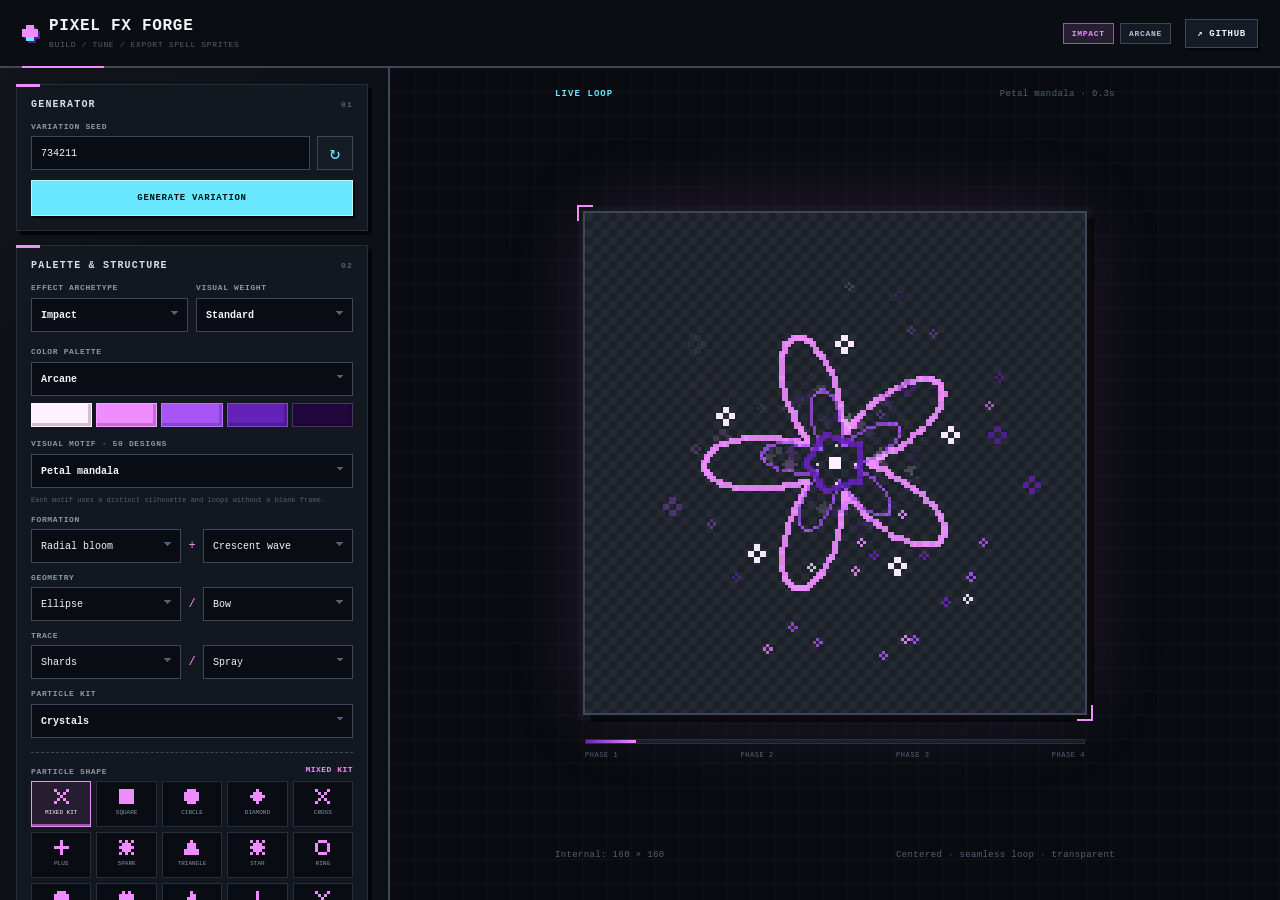
<file: index.html>
<!doctype html>
<html lang="en">
<head>
    <meta charset="utf-8">
    <meta name="viewport" content="width=device-width, initial-scale=1">
    <meta name="theme-color" content="#0a0b10">
    <title>Pixel FX Forge</title>
    <meta name="description" content="A hands-on pixel ability effect generator and sprite exporter.">
    <meta name="referrer" content="no-referrer">
    <!-- All executable code is served from this origin; blob and data URLs are limited to
         generated previews and downloads, and inline/eval-based execution stays disabled. -->
    <meta http-equiv="Content-Security-Policy" content="default-src 'self'; script-src 'self'; style-src 'self'; img-src 'self' data: blob:; font-src 'self'; worker-src 'self' blob:; connect-src 'self' blob: data:; object-src 'none'; base-uri 'none'; form-action 'none'">
    <link rel="stylesheet" href="css/style.css?v=8">
</head>
<body>
    <header class="topbar">
        <div class="topbar-identity">
            <span class="brand-mark" aria-hidden="true"></span>
            <div>
                <h1>Pixel FX Forge</h1>
                <p>Build / tune / export spell sprites</p>
            </div>
        </div>
        <div class="topbar-meta">
            <div class="tag-row" aria-label="Current effect type">
                <span id="recipeFamily" class="tag">Impact</span>
                <span id="recipeElement" class="tag muted">Arcane</span>
            </div>
            <a class="github-link" href="https://github.com/GamingToolset/pixel-ability-fx-forge" target="_blank" rel="noopener noreferrer">
                <span aria-hidden="true">↗</span> GitHub
            </a>
        </div>
    </header>

    <main class="app-shell">
        <aside class="panel left-panel" aria-label="Effect controls">
            <section class="tool-card generator-card">
                <div class="section-heading">
                    <span>Generator</span>
                    <span class="step-index">01</span>
                </div>

                <label class="field-label" for="seedInput">Variation seed</label>
                <div class="seed-row">
                    <input id="seedInput" class="number-input" type="number" min="1" max="4294967295" step="1">
                    <button id="newSeedBtn" class="icon-button" type="button" title="Use a fresh seed" aria-label="Use a fresh seed">↻</button>
                </div>
                <button id="generateBtn" class="button primary" type="button">Generate variation</button>
            </section>

            <section class="tool-card structure-card">
                <div class="section-heading">
                    <span>Palette &amp; structure</span>
                    <span class="step-index">02</span>
                </div>

                <div class="control-grid two-column">
                    <label class="field-label" for="familySelect">Effect archetype
                        <select id="familySelect" class="control-select"></select>
                    </label>
                    <label class="field-label" for="powerSelect">Visual weight
                        <select id="powerSelect" class="control-select"></select>
                    </label>
                </div>

                <label class="field-label" for="elementSelect">Color palette
                    <select id="elementSelect" class="control-select"></select>
                </label>
                <div id="paletteSwatches" class="palette-swatches" aria-label="Current color palette"></div>

                <label class="field-label" for="motifSelect">Visual motif · 50 designs
                    <select id="motifSelect" class="control-select"></select>
                </label>
                <p class="control-hint">Each motif uses a distinct silhouette and loops without a blank frame.</p>

                <div class="control-group">
                    <span class="control-group-label">Formation</span>
                    <div class="linked-selects">
                        <select id="formationSelect" class="control-select" aria-label="Primary formation"></select>
                        <span aria-hidden="true">+</span>
                        <select id="secondaryFormationSelect" class="control-select" aria-label="Secondary formation"></select>
                    </div>
                </div>

                <div class="control-group">
                    <span class="control-group-label">Geometry</span>
                    <div class="linked-selects">
                        <select id="geometrySelect" class="control-select" aria-label="Primary geometry"></select>
                        <span aria-hidden="true">/</span>
                        <select id="secondaryGeometrySelect" class="control-select" aria-label="Secondary geometry"></select>
                    </div>
                </div>

                <div class="control-group">
                    <span class="control-group-label">Trace</span>
                    <div class="linked-selects">
                        <select id="traceSelect" class="control-select" aria-label="Primary trace"></select>
                        <span aria-hidden="true">/</span>
                        <select id="secondaryTraceSelect" class="control-select" aria-label="Secondary trace"></select>
                    </div>
                </div>

                <label class="field-label" for="particleKitSelect">Particle kit
                    <select id="particleKitSelect" class="control-select"></select>
                </label>

                <div class="control-group shape-control">
                    <div class="shape-control-heading">
                        <span id="particleShapeLabel" class="control-group-label">Particle shape</span>
                        <span id="particleShapeValue" class="shape-value">Mixed kit</span>
                    </div>
                    <div id="particleShapePicker" class="shape-picker" role="radiogroup" aria-labelledby="particleShapeLabel"></div>
                    <p class="control-hint">Choose one shape, or keep a mixed particle kit.</p>
                </div>

                <div class="control-group">
                    <span class="control-group-label">Flow</span>
                    <div class="linked-selects flow-selects">
                        <select id="flowSelect" class="control-select" aria-label="Motion flow"></select>
                        <span aria-hidden="true">·</span>
                        <select id="temporalSelect" class="control-select" aria-label="Timing flow"></select>
                    </div>
                </div>

                <div class="recipe-metrics" aria-label="Current effect metrics">
                    <span><b id="durationStat">2.8s</b> duration</span>
                    <span><b id="particleStat">140</b> particles</span>
                    <span><b id="layerStat">2</b> layers</span>
                    <span><b id="symmetryStat">6-way</b> symmetry</span>
                </div>
            </section>

            <section class="tool-card">
                <div class="section-heading">
                    <span>Preview</span>
                    <span class="step-index">03</span>
                </div>
                <div class="button-pair">
                    <button id="replayBtn" class="button compact" type="button">Restart loop</button>
                    <button id="pauseBtn" class="button compact ghost" type="button" aria-pressed="false">Pause</button>
                </div>
            </section>

            <section class="tool-card export-section">
                <div class="section-heading">
                    <span>Sprite export</span>
                    <span class="step-index">04</span>
                </div>
                <div class="export-grid">
                    <label class="field-label" for="canvasSizeSelect">Frame size
                        <select id="canvasSizeSelect" class="control-select">
                            <option value="128">128 × 128</option>
                            <option value="160" selected>160 × 160</option>
                            <option value="192">192 × 192</option>
                            <option value="256">256 × 256</option>
                        </select>
                    </label>
                    <label class="field-label" for="frameCountSelect">Frames
                        <select id="frameCountSelect" class="control-select">
                            <option value="24">24</option>
                            <option value="32" selected>32</option>
                            <option value="48">48</option>
                        </select>
                    </label>
                    <label class="field-label" for="fpsSelect">GIF rate
                        <select id="fpsSelect" class="control-select">
                            <option value="12">12 FPS</option>
                            <option value="16" selected>16 FPS</option>
                            <option value="24">24 FPS</option>
                        </select>
                    </label>
                </div>
                <button id="exportAtlasBtn" class="button primary" type="button">Export sprite atlas</button>
                <div class="button-pair">
                    <button id="exportFramesBtn" class="button compact" type="button">PNG sequence</button>
                    <button id="exportGifBtn" class="button compact" type="button">Transparent GIF</button>
                </div>
                <p class="export-note">GIF background is transparent; soft pixels keep a dark edge matte.</p>
            </section>
        </aside>

        <section class="viewport-panel" aria-label="Live effect preview">
            <div class="viewport-toolbar">
                <span>Live loop</span>
                <span id="stageLabel">Petal mandala · 0.0s</span>
            </div>

            <div class="canvas-stage">
                <div class="canvas-halo" aria-hidden="true"></div>
                <div class="canvas-frame">
                    <canvas id="fxCanvas" width="160" height="160" aria-label="Generated pixel ability effect"></canvas>
                </div>
                <div class="timeline" aria-hidden="true"><span id="frameProgress"></span></div>
                <div class="stage-notes" aria-hidden="true">
                    <span>Phase 1</span>
                    <span>Phase 2</span>
                    <span>Phase 3</span>
                    <span>Phase 4</span>
                </div>
            </div>

            <div id="atlasPreviewShell" class="atlas-preview-shell" hidden>
                <div class="atlas-preview-heading">
                    <span>Last exported atlas</span>
                    <span>8 columns</span>
                </div>
                <div id="atlasPreview" class="atlas-preview"></div>
            </div>

            <footer class="viewport-footer">
                <span>Internal: 160 × 160</span>
                <span>Centered · seamless loop · transparent</span>
            </footer>
        </section>
    </main>

    <div id="notice" class="notice" role="status" aria-live="polite"></div>

    <!-- Version-pinned, same-origin exporters: JSZip 3.10.1 and gif.js 0.2.0.
         Upstream license texts are included in js/vendor/. Vendoring removes the
         third-party CDN dependency and keeps the CSP above enforceable. -->
    <script src="js/vendor/jszip.min.js"></script>
    <script src="js/vendor/gif.js"></script>
    <script type="module" src="js/main.js?v=16"></script>
</body>
</html>
</file>
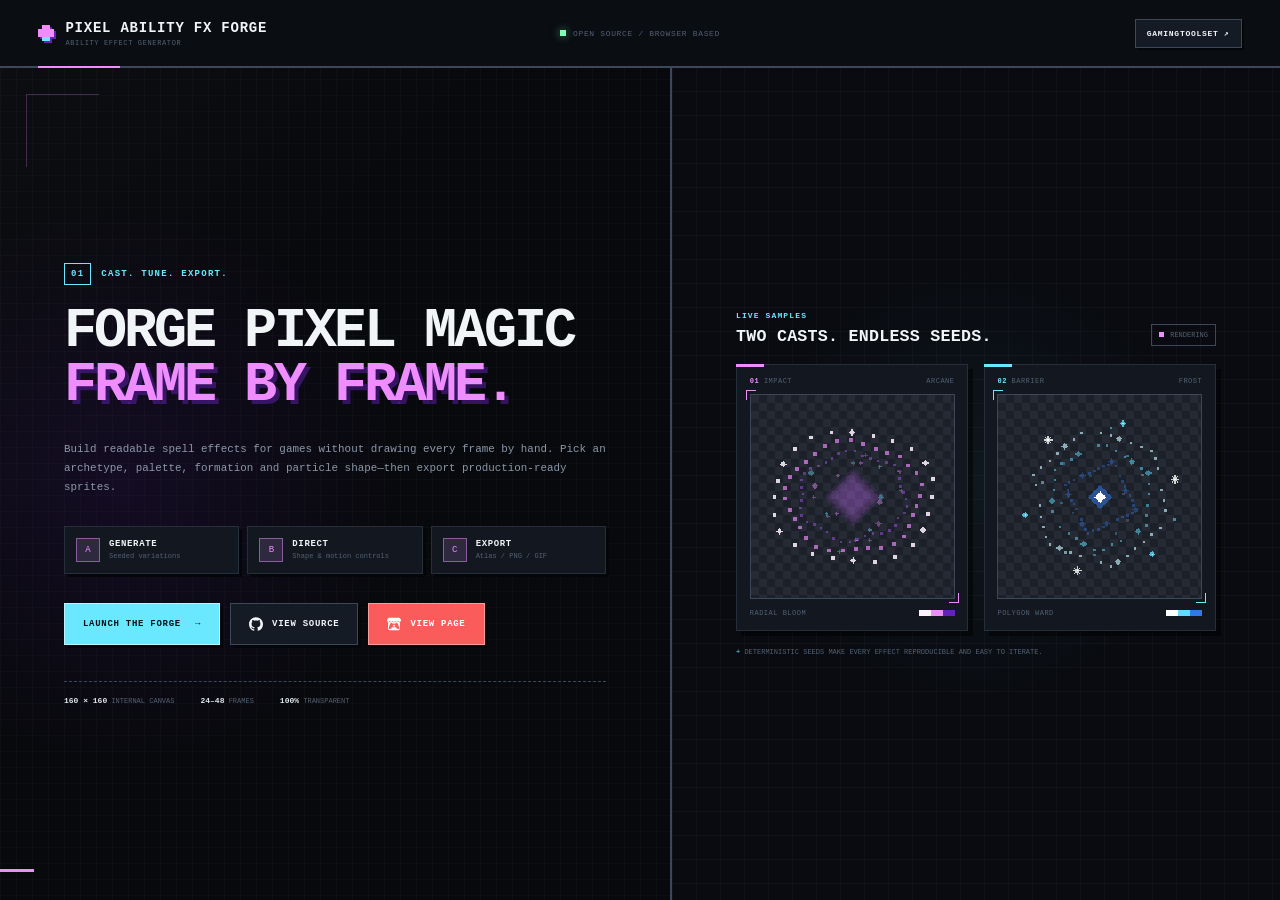
<file: website/index.html>
<!doctype html>
<html lang="en">
<head>
    <meta charset="utf-8">
    <meta name="viewport" content="width=device-width, initial-scale=1">
    <meta name="theme-color" content="#08090d">
    <title>Pixel FX Forge — Pixel Ability Effect Generator</title>
    <meta name="description" content="Design, tune and export game-ready pixel spell effects directly in your browser.">
    <style>
        :root {
            --bg: #08090d;
            --panel: #0d1016;
            --raised: #121720;
            --surface: #151b25;
            --line: #252e3b;
            --line-bright: #3c4859;
            --text: #f1f5f8;
            --muted: #8b98a8;
            --quiet: #536173;
            --cyan: #69e8ff;
            --violet: #ef8dff;
            --violet-deep: #6422b8;
            --mono: "SFMono-Regular", "Cascadia Mono", Consolas, "Liberation Mono", monospace;
        }
        
        * { box-sizing: border-box; }
        
        html,
        body { height: 100%; }
        
        body {
            background:
                linear-gradient(90deg, rgb(255 255 255 / 0.018) 1px, transparent 1px),
                linear-gradient(0deg, rgb(255 255 255 / 0.018) 1px, transparent 1px),
                var(--bg);
            background-size: 16px 16px;
            color: var(--text);
            font-family: var(--mono);
            margin: 0;
            overflow: hidden;
        }
        
        a { color: inherit; }
        
        .topbar {
            align-items: center;
            background: #0a0d12;
            border-bottom: 2px solid var(--line-bright);
            display: grid;
            grid-template-columns: 1fr auto 1fr;
            height: 68px;
            padding: 0 clamp(18px, 3vw, 46px);
            position: relative;
            z-index: 3;
        }
        
        .topbar::after {
            background: var(--violet);
            bottom: -2px;
            content: "";
            height: 2px;
            left: clamp(18px, 3vw, 46px);
            position: absolute;
            width: 82px;
        }
        
        .identity {
            align-items: center;
            display: flex;
            gap: 11px;
            text-decoration: none;
            width: fit-content;
        }
        
        .identity strong {
            display: block;
            font-size: 14px;
            letter-spacing: 0.055em;
            text-transform: uppercase;
        }
        
        .identity small {
            color: var(--quiet);
            display: block;
            font-size: 7px;
            letter-spacing: 0.09em;
            margin-top: 3px;
            text-transform: uppercase;
        }
        
        .brand-mark {
            background:
                linear-gradient(var(--violet), var(--violet)) 4px 0 / 8px 4px,
                linear-gradient(var(--violet), var(--violet)) 0 4px / 16px 8px,
                linear-gradient(var(--cyan), var(--cyan)) 4px 12px / 8px 4px;
            background-repeat: no-repeat;
            filter: drop-shadow(2px 2px 0 var(--violet-deep));
            height: 16px;
            width: 16px;
        }
        
        .status-line {
            align-items: center;
            color: var(--quiet);
            display: flex;
            font-size: 8px;
            gap: 7px;
            letter-spacing: 0.08em;
            text-transform: uppercase;
        }
        
        .status-dot {
            background: #7affb3;
            box-shadow: 0 0 8px rgb(122 255 179 / 0.55);
            height: 6px;
            width: 6px;
        }
        
        .top-link {
            background: var(--surface);
            border: 1px solid var(--line-bright);
            box-shadow: 2px 2px 0 #050609;
            font-size: 8px;
            font-weight: 900;
            justify-self: end;
            letter-spacing: 0.09em;
            padding: 9px 11px;
            text-decoration: none;
            text-transform: uppercase;
        }
        
        .top-link:hover,
        .top-link:focus-visible {
            border-color: var(--cyan);
            color: var(--cyan);
            outline: none;
            transform: translate(-1px, -1px);
        }
        
        .landing-shell {
            display: grid;
            grid-template-columns: minmax(0, 1.05fr) minmax(390px, 0.95fr);
            height: calc(100dvh - 68px);
            min-height: 0;
        }
        
        .hero,
        .showcase {
            min-height: 0;
            padding: clamp(28px, 5vh, 64px) clamp(28px, 5vw, 76px);
        }
        
        .hero {
            align-content: center;
            background:
                radial-gradient(circle at 18% 50%, rgb(100 34 184 / 0.13), transparent 40%),
                linear-gradient(135deg, rgb(255 255 255 / 0.02), transparent 35%);
            border-right: 2px solid var(--line-bright);
            display: grid;
            position: relative;
        }
        
        .hero::before,
        .hero::after {
            content: "";
            pointer-events: none;
            position: absolute;
        }
        
        .hero::before {
            border-left: 1px solid rgb(239 141 255 / 0.24);
            border-top: 1px solid rgb(239 141 255 / 0.24);
            height: 72px;
            left: 26px;
            top: 26px;
            width: 72px;
        }
        
        .hero::after {
            background: var(--violet);
            bottom: 28px;
            height: 3px;
            left: 0;
            width: 34px;
        }
        
        .eyebrow {
            align-items: center;
            color: var(--cyan);
            display: flex;
            font-size: 9px;
            font-weight: 900;
            gap: 10px;
            letter-spacing: 0.14em;
            margin-bottom: 20px;
            text-transform: uppercase;
        }
        
        .eyebrow span {
            border: 1px solid var(--cyan);
            padding: 5px 6px;
        }
        
        h1,
        h2,
        p { margin: 0; }
        
        h1 {
            font-size: clamp(35px, 4.3vw, 68px);
            letter-spacing: -0.055em;
            line-height: 0.98;
            max-width: 760px;
            text-transform: uppercase;
        }
        
        h1 em {
            color: var(--violet);
            font-style: normal;
            text-shadow: 4px 4px 0 rgb(100 34 184 / 0.48);
        }
        
        .hero-copy {
            color: var(--muted);
            font-size: clamp(10px, 0.85vw, 13px);
            line-height: 1.75;
            margin-top: clamp(18px, 3vh, 30px);
            max-width: 650px;
        }
        
        .feature-grid {
            display: grid;
            gap: 8px;
            grid-template-columns: repeat(3, minmax(0, 1fr));
            margin-top: clamp(20px, 3.2vh, 34px);
        }
        
        .feature-grid article {
            align-items: center;
            background: var(--raised);
            border: 1px solid var(--line);
            box-shadow: 3px 3px 0 #050609;
            display: flex;
            gap: 9px;
            min-width: 0;
            padding: 11px;
        }
        
        .feature-index {
            align-items: center;
            background: color-mix(in srgb, var(--violet) 12%, var(--surface));
            border: 1px solid color-mix(in srgb, var(--violet) 50%, var(--line));
            color: var(--violet);
            display: flex;
            flex: 0 0 24px;
            font-size: 9px;
            height: 24px;
            justify-content: center;
        }
        
        .feature-grid strong,
        .feature-grid small { display: block; }
        
        .feature-grid strong {
            font-size: 9px;
            letter-spacing: 0.07em;
            text-transform: uppercase;
        }
        
        .feature-grid small {
            color: var(--quiet);
            font-size: 7px;
            line-height: 1.35;
            margin-top: 3px;
        }
        
        .actions {
            display: flex;
            flex-wrap: wrap;
            gap: 10px;
            margin-top: clamp(20px, 3.2vh, 34px);
        }
        
        .button {
            align-items: center;
            border: 1px solid var(--line-bright);
            box-shadow: 3px 3px 0 #050609;
            display: inline-flex;
            font-size: 9px;
            font-weight: 900;
            gap: 9px;
            justify-content: center;
            letter-spacing: 0.08em;
            min-height: 42px;
            padding: 0 18px;
            text-decoration: none;
            text-transform: uppercase;
        }
        
        .button.primary {
            background: var(--cyan);
            border-color: #b9f5ff;
            color: #031117;
            gap: 14px;
        }

        .button-icon {
            fill: currentColor;
            flex: 0 0 auto;
            height: 14px;
            width: 14px;
        }
        
        .button.secondary { background: var(--surface); }

        .button.itch {
            background: #fa5c5c;
            border-color: #ff9b9b;
            color: #fff;
        }
        
        .button:hover,
        .button:focus-visible {
            outline: none;
            transform: translate(-1px, -1px);
        }
        
        .button.secondary:hover,
        .button.secondary:focus-visible {
            border-color: var(--violet);
            color: var(--violet);
        }

        .button.itch:hover,
        .button.itch:focus-visible {
            background: #ff6b6b;
            border-color: #ffd0d0;
            color: #fff;
        }
        
        .proof {
            border-top: 1px dashed var(--line-bright);
            display: flex;
            gap: 26px;
            margin-top: clamp(24px, 4vh, 42px);
            padding-top: 14px;
        }
        
        .proof span {
            color: var(--quiet);
            font-size: 7px;
            text-transform: uppercase;
        }
        
        .proof b {
            color: #dfe7ef;
            font-size: 8px;
        }
        
        .showcase {
            align-content: center;
            background:
                linear-gradient(90deg, rgb(255 255 255 / 0.026) 1px, transparent 1px),
                linear-gradient(0deg, rgb(255 255 255 / 0.026) 1px, transparent 1px),
                radial-gradient(circle at 50% 50%, rgb(105 232 255 / 0.06), transparent 42%),
                #090b10;
            background-size: 24px 24px, 24px 24px, auto, auto;
            display: grid;
        }
        
        .showcase-heading {
            align-items: end;
            display: flex;
            justify-content: space-between;
            margin-bottom: 18px;
        }
        
        .section-kicker {
            color: var(--cyan);
            display: block;
            font-size: 8px;
            font-weight: 900;
            letter-spacing: 0.14em;
            margin-bottom: 7px;
            text-transform: uppercase;
        }
        
        h2 {
            font-size: clamp(14px, 1.3vw, 20px);
            letter-spacing: 0.015em;
            text-transform: uppercase;
        }
        
        .live-badge {
            align-items: center;
            border: 1px solid var(--line-bright);
            color: var(--quiet);
            display: flex;
            font-size: 7px;
            gap: 6px;
            padding: 6px 7px;
            text-transform: uppercase;
        }
        
        .live-badge i {
            animation: blink 1.2s steps(2, end) infinite;
            background: var(--violet);
            height: 5px;
            width: 5px;
        }
        
        .demo-grid {
            display: grid;
            gap: clamp(10px, 1.2vw, 18px);
            grid-template-columns: repeat(2, minmax(0, 1fr));
        }
        
        .demo-card {
            background: var(--raised);
            border: 1px solid var(--line);
            box-shadow: 5px 5px 0 rgb(0 0 0 / 0.52);
            padding: clamp(9px, 1vw, 14px);
            position: relative;
        }
        
        .demo-card::before {
            background: var(--violet);
            content: "";
            height: 3px;
            left: -1px;
            position: absolute;
            top: -1px;
            width: 28px;
        }
        
        .ward-card::before { background: var(--cyan); }
        
        .demo-meta,
        .demo-footer {
            align-items: center;
            color: var(--quiet);
            display: flex;
            font-size: 7px;
            justify-content: space-between;
            letter-spacing: 0.07em;
            text-transform: uppercase;
        }
        
        .demo-meta { margin-bottom: 9px; }
        .demo-meta b { color: var(--violet); }
        .ward-card .demo-meta b { color: var(--cyan); }
        
        .canvas-shell {
            background-color: #15171d;
            background-image:
                linear-gradient(45deg, #1c2028 25%, transparent 25%, transparent 75%, #1c2028 75%, #1c2028),
                linear-gradient(45deg, #1c2028 25%, #252a34 25%, #252a34 75%, #1c2028 75%, #1c2028);
            background-position: 0 0, 8px 8px;
            background-size: 16px 16px;
            border: 1px solid var(--line-bright);
            position: relative;
        }
        
        canvas {
            aspect-ratio: 1;
            display: block;
            image-rendering: pixelated;
            width: 100%;
        }
        
        .corner {
            border-color: var(--violet);
            border-style: solid;
            height: 10px;
            position: absolute;
            width: 10px;
        }
        
        .ward-card .corner { border-color: var(--cyan); }
        
        .corner.top-left {
            border-width: 1px 0 0 1px;
            left: -5px;
            top: -5px;
        }
        
        .corner.bottom-right {
            border-width: 0 1px 1px 0;
            bottom: -5px;
            right: -5px;
        }
        
        .demo-footer {
            margin-top: 10px;
        }
        
        .palette { display: flex; }
        .palette i { height: 6px; width: 12px; }
        .impact-card .palette i:nth-child(1) { background: #fff1ff; }
        .impact-card .palette i:nth-child(2) { background: #ef8dff; }
        .impact-card .palette i:nth-child(3) { background: #6422b8; }
        .ward-card .palette i:nth-child(1) { background: #fff; }
        .ward-card .palette i:nth-child(2) { background: #5edcff; }
        .ward-card .palette i:nth-child(3) { background: #3478e5; }
        
        .showcase-note {
            color: var(--quiet);
            font-size: 7px;
            line-height: 1.5;
            margin-top: 16px;
            text-transform: uppercase;
        }
        
        .showcase-note span { color: var(--cyan); }
        
        @keyframes blink { 50% { opacity: 0.25; } }
        
        @media (max-width: 980px) {
            .topbar { grid-template-columns: 1fr auto; }
            .status-line { display: none; }
            .landing-shell { grid-template-columns: minmax(0, 1fr) minmax(340px, 0.9fr); }
            .hero,
            .showcase { padding-inline: 28px; }
            .feature-grid article { padding: 8px; }
            .feature-index { display: none; }
        }
        
        @media (max-width: 760px) {
            .topbar { height: 58px; }
            .landing-shell {
                grid-template-columns: 1fr;
                grid-template-rows: minmax(0, 1.08fr) minmax(210px, 0.92fr);
                height: calc(100dvh - 58px);
            }
            .hero,
            .showcase { padding: 18px 22px; }
            .hero { border-bottom: 2px solid var(--line-bright); border-right: 0; }
            .hero::before,
            .hero::after { display: none; }
            .eyebrow { margin-bottom: 10px; }
            h1 { font-size: clamp(30px, 8vw, 48px); }
            .hero-copy { line-height: 1.55; margin-top: 11px; max-width: 700px; }
            .feature-grid { margin-top: 11px; }
            .feature-grid article { min-height: 40px; }
            .actions { margin-top: 12px; }
            .button { min-height: 36px; }
            .proof { display: none; }
            .showcase-heading { margin-bottom: 10px; }
            .demo-card { display: grid; grid-template-columns: auto 1fr auto; gap: 8px; padding: 8px; }
            .demo-meta { display: block; margin: 0; writing-mode: vertical-rl; }
            .demo-meta span:last-child { display: none; }
            .demo-footer { display: none; }
            .canvas-shell { margin: auto; max-width: min(160px, 23dvh); width: 100%; }
            .showcase-note { display: none; }
        }
        
        @media (max-width: 520px) {
            .identity small { display: none; }
            .top-link { padding: 8px; }
            .hero-copy { font-size: 9px; }
            .feature-grid small { display: none; }
            .feature-grid article { justify-content: center; min-height: 30px; padding: 5px; }
            .feature-grid strong { font-size: 7px; }
            .button { font-size: 7px; padding: 0 12px; }
            .button-icon { height: 12px; width: 12px; }
            .live-badge { display: none; }
        }
        
        @media (max-height: 720px) and (min-width: 761px) {
            .hero,
            .showcase { padding-block: 24px; }
            .eyebrow { margin-bottom: 12px; }
            .hero-copy { line-height: 1.55; margin-top: 14px; }
            .feature-grid,
            .actions { margin-top: 16px; }
            .proof { margin-top: 18px; }
            .showcase-heading { margin-bottom: 10px; }
            .showcase-note { margin-top: 10px; }
        }
        
        @media (max-height: 610px) and (min-width: 761px) {
            .feature-grid { display: none; }
            .proof { margin-top: 14px; }
        }
        
        @media (prefers-reduced-motion: reduce) {
            .live-badge i { animation: none; }
        }
        
    </style>
</head>
<body>
    <header class="topbar">
        <a class="identity" href="../index.html" aria-label="Open Pixel FX Forge">
            <span class="brand-mark" aria-hidden="true"></span>
            <span>
                <strong>Pixel Ability FX Forge</strong>
                <small>Ability effect generator</small>
            </span>
        </a>
        <div class="status-line" aria-label="Project status">
            <span class="status-dot" aria-hidden="true"></span>
            Open source / Browser based
        </div>
        <a class="top-link" href="https://github.com/GamingToolset" target="_blank" rel="noopener noreferrer">
            GamingToolset <span aria-hidden="true">↗</span>
        </a>
    </header>

    <main class="landing-shell">
        <section class="hero" aria-labelledby="hero-title">
            <div class="eyebrow"><span>01</span> Cast. Tune. Export.</div>
            <h1 id="hero-title">Forge pixel magic<br><em>frame by frame.</em></h1>
            <p class="hero-copy">
                Build readable spell effects for games without drawing every frame by hand. Pick an archetype, palette, formation and particle shape—then export production-ready sprites.
            </p>

            <div class="feature-grid" aria-label="Main features">
                <article>
                    <span class="feature-index">A</span>
                    <div><strong>Generate</strong><small>Seeded variations</small></div>
                </article>
                <article>
                    <span class="feature-index">B</span>
                    <div><strong>Direct</strong><small>Shape &amp; motion controls</small></div>
                </article>
                <article>
                    <span class="feature-index">C</span>
                    <div><strong>Export</strong><small>Atlas / PNG / GIF</small></div>
                </article>
            </div>

            <div class="actions">
                <a class="button primary" href="https://gamingtoolset.github.io/pixel-ability-fx-forge/">Launch the forge <span aria-hidden="true">→</span></a>
                <a class="button secondary" href="https://github.com/GamingToolset/pixel-ability-fx-forge" target="_blank" rel="noopener noreferrer">
                    <svg class="button-icon" viewBox="0 0 24 24" aria-hidden="true" focusable="false">
                        <path d="M12 .297c-6.63 0-12 5.373-12 12 0 5.303 3.438 9.8 8.205 11.385.6.113.82-.258.82-.577 0-.285-.01-1.04-.015-2.04-3.338.724-4.042-1.61-4.042-1.61C4.422 18.07 3.633 17.7 3.633 17.7c-1.087-.744.084-.729.084-.729 1.205.084 1.838 1.236 1.838 1.236 1.07 1.835 2.809 1.305 3.495.998.108-.776.417-1.305.76-1.605-2.665-.3-5.466-1.332-5.466-5.93 0-1.31.465-2.38 1.235-3.22-.135-.303-.54-1.523.105-3.176 0 0 1.005-.322 3.3 1.23.96-.267 1.98-.399 3-.405 1.02.006 2.04.138 3 .405 2.28-1.552 3.285-1.23 3.285-1.23.645 1.653.24 2.873.12 3.176.765.84 1.23 1.91 1.23 3.22 0 4.61-2.805 5.625-5.475 5.92.42.36.81 1.096.81 2.22 0 1.606-.015 2.896-.015 3.286 0 .315.21.69.825.57C20.565 22.092 24 17.592 24 12.297c0-6.627-5.373-12-12-12"/>
                    </svg>
                    <span>View source</span>
                </a>
                <a class="button itch" href="https://announcerua.itch.io/pixel-ability-fx-forge" target="_blank" rel="noopener noreferrer">
                    <svg class="button-icon" viewBox="0 0 24 24" aria-hidden="true" focusable="false">
                        <path d="M3.13 1.338C2.08 1.96.02 4.328 0 4.95v1.03c0 1.303 1.22 2.45 2.325 2.45 1.33 0 2.436-1.102 2.436-2.41 0 1.308 1.07 2.41 2.4 2.41 1.328 0 2.362-1.102 2.362-2.41 0 1.308 1.137 2.41 2.466 2.41h.024c1.33 0 2.466-1.102 2.466-2.41 0 1.308 1.034 2.41 2.363 2.41 1.33 0 2.4-1.102 2.4-2.41 0 1.308 1.106 2.41 2.435 2.41C22.78 8.43 24 7.282 24 5.98V4.95c-.02-.62-2.082-2.99-3.13-3.612-3.253-.114-5.508-.134-8.87-.133-3.362 0-7.945.053-8.87.133zm6.376 6.477a2.74 2.74 0 0 1-.468.602c-.5.49-1.19.795-1.947.795a2.786 2.786 0 0 1-1.95-.795c-.182-.178-.32-.37-.446-.59-.127.222-.303.412-.486.59a2.788 2.788 0 0 1-1.95.795c-.092 0-.187-.025-.264-.052-.107 1.113-.152 2.176-.168 2.95v.005l-.006 1.167c.02 2.334-.23 7.564 1.03 8.85 1.952.454 5.545.662 9.15.663 3.605 0 7.198-.21 9.15-.664 1.26-1.284 1.01-6.514 1.03-8.848l-.006-1.167v-.004c-.016-.775-.06-1.838-.168-2.95-.077.026-.172.052-.263.052a2.788 2.788 0 0 1-1.95-.795c-.184-.178-.36-.368-.486-.59-.127.22-.265.412-.447.59a2.786 2.786 0 0 1-1.95.794c-.76 0-1.446-.303-1.948-.793a2.74 2.74 0 0 1-.468-.602 2.738 2.738 0 0 1-.463.602 2.787 2.787 0 0 1-1.95.794h-.16a2.787 2.787 0 0 1-1.95-.793 2.738 2.738 0 0 1-.464-.602zm-2.004 2.59v.002c.795.002 1.5 0 2.373.953.687-.072 1.406-.108 2.125-.107.72 0 1.438.035 2.125.107.873-.953 1.578-.95 2.372-.953.376 0 1.876 0 2.92 2.934l1.123 4.028c.832 2.995-.266 3.068-1.636 3.07-2.03-.075-3.156-1.55-3.156-3.025-1.124.184-2.436.276-3.748.277-1.312 0-2.624-.093-3.748-.277 0 1.475-1.125 2.95-3.156 3.026-1.37-.004-2.468-.077-1.636-3.072l1.122-4.027c1.045-2.934 2.545-2.934 2.92-2.934zM12 12.714c-.002.002-2.14 1.964-2.523 2.662l1.4-.056v1.22c0 .056.56.033 1.123.007.562.026 1.124.05 1.124-.008v-1.22l1.4.055C14.138 14.677 12 12.713 12 12.713z"/>
                    </svg>
                    <span>View page</span>
                </a>
            </div>

            <div class="proof" aria-label="Export details">
                <span><b>160 × 160</b> internal canvas</span>
                <span><b>24–48</b> frames</span>
                <span><b>100%</b> transparent</span>
            </div>
        </section>

        <section class="showcase" aria-labelledby="showcase-title">
            <div class="showcase-heading">
                <div>
                    <span class="section-kicker">Live samples</span>
                    <h2 id="showcase-title">Two casts. Endless seeds.</h2>
                </div>
                <span class="live-badge"><i aria-hidden="true"></i> Rendering</span>
            </div>

            <div class="demo-grid">
                <article class="demo-card impact-card">
                    <div class="demo-meta">
                        <span><b>01</b> Impact</span>
                        <span>Arcane</span>
                    </div>
                    <div class="canvas-shell">
                        <canvas id="impactFx" width="160" height="160" aria-label="Animated arcane impact pixel effect"></canvas>
                        <span class="corner top-left" aria-hidden="true"></span>
                        <span class="corner bottom-right" aria-hidden="true"></span>
                    </div>
                    <div class="demo-footer">
                        <span>Radial bloom</span>
                        <span class="palette"><i></i><i></i><i></i></span>
                    </div>
                </article>

                <article class="demo-card ward-card">
                    <div class="demo-meta">
                        <span><b>02</b> Barrier</span>
                        <span>Frost</span>
                    </div>
                    <div class="canvas-shell">
                        <canvas id="wardFx" width="160" height="160" aria-label="Animated frost barrier pixel effect"></canvas>
                        <span class="corner top-left" aria-hidden="true"></span>
                        <span class="corner bottom-right" aria-hidden="true"></span>
                    </div>
                    <div class="demo-footer">
                        <span>Polygon ward</span>
                        <span class="palette"><i></i><i></i><i></i></span>
                    </div>
                </article>
            </div>

            <p class="showcase-note"><span aria-hidden="true">+</span> Deterministic seeds make every effect reproducible and easy to iterate.</p>
        </section>
    </main>

    <script>
    (() => {
        const TAU = Math.PI * 2;
        const impactCanvas = document.querySelector('#impactFx');
        const wardCanvas = document.querySelector('#wardFx');
        const impact = impactCanvas.getContext('2d');
        const ward = wardCanvas.getContext('2d');
        const reducedMotion = window.matchMedia('(prefers-reduced-motion: reduce)').matches;
    
        impact.imageSmoothingEnabled = false;
        ward.imageSmoothingEnabled = false;
    
        const clamp = (value, min = 0, max = 1) => Math.max(min, Math.min(max, value));
        const easeOut = (value) => 1 - Math.pow(1 - clamp(value), 3);
    
        const pixelDiamond = (context, x, y, size) => {
            const radius = Math.max(1, Math.round(size));
            for (let row = -radius; row <= radius; row += 1) {
                const width = (radius - Math.abs(row)) * 2 + 1;
                context.fillRect(Math.round(x - width / 2), Math.round(y + row), width, 1);
            }
        };
    
        const pixelStar = (context, x, y, size) => {
            const radius = Math.max(2, Math.round(size));
            context.fillRect(Math.round(x - radius), Math.round(y), radius * 2 + 1, 1);
            context.fillRect(Math.round(x), Math.round(y - radius), 1, radius * 2 + 1);
            for (let offset = 1; offset < radius; offset += 1) {
                context.fillRect(Math.round(x + offset), Math.round(y + offset), 1, 1);
                context.fillRect(Math.round(x - offset), Math.round(y + offset), 1, 1);
                context.fillRect(Math.round(x + offset), Math.round(y - offset), 1, 1);
                context.fillRect(Math.round(x - offset), Math.round(y - offset), 1, 1);
            }
        };
    
        const drawImpact = (time) => {
            const local = (time % 2.8) / 2.8;
            const expansion = easeOut(local / 0.72);
            const fade = 1 - clamp((local - 0.42) / 0.58);
            const radius = 8 + expansion * 59;
            impact.clearRect(0, 0, 160, 160);
            impact.save();
            impact.globalCompositeOperation = 'lighter';
    
            for (let glow = 5; glow >= 1; glow -= 1) {
                impact.globalAlpha = fade * 0.025 * glow;
                impact.fillStyle = glow % 2 ? '#a855f7' : '#ef8dff';
                pixelDiamond(impact, 80, 80, 8 + glow * 3);
            }
    
            for (let ring = 0; ring < 3; ring += 1) {
                const ringRadius = Math.max(4, radius - ring * 11);
                const points = 24 + ring * 8;
                impact.fillStyle = ring === 0 ? '#fff1ff' : ring === 1 ? '#ef8dff' : '#a855f7';
                impact.globalAlpha = fade * (0.9 - ring * 0.2);
                for (let index = 0; index < points; index += 1) {
                    if ((index + ring) % 7 === 0 && local > 0.56) continue;
                    const angle = index / points * TAU + time * (ring % 2 ? -0.5 : 0.42);
                    const wobble = Math.sin(index * 7.31 + time * 5) * 2.5;
                    const x = 80 + Math.cos(angle) * (ringRadius + wobble);
                    const y = 80 + Math.sin(angle) * (ringRadius * 0.82 + wobble);
                    if (ring === 0 && index % 4 === 0) pixelDiamond(impact, x, y, 2);
                    else impact.fillRect(Math.round(x) - 1, Math.round(y) - 1, ring === 2 ? 2 : 3, ring === 2 ? 2 : 3);
                }
            }
    
            impact.fillStyle = '#ffffff';
            impact.globalAlpha = Math.max(0, 1 - local * 5);
            pixelStar(impact, 80, 80, 10 - local * 6);
    
            for (let particle = 0; particle < 20; particle += 1) {
                const life = clamp(local * 1.5 - (particle % 5) * 0.035);
                const angle = particle * 2.399 + Math.sin(particle * 13.1) * 0.16;
                const travel = life * (34 + (particle % 7) * 6);
                impact.globalAlpha = (1 - life) * fade;
                impact.fillStyle = particle % 3 ? '#ef8dff' : '#69e8ff';
                const x = 80 + Math.cos(angle) * travel;
                const y = 80 + Math.sin(angle) * travel;
                pixelDiamond(impact, x, y, particle % 4 === 0 ? 2 : 1);
            }
            impact.restore();
        };
    
        const polygonPoint = (sides, unit, radius, rotation) => {
            const scaled = unit * sides;
            const side = Math.floor(scaled);
            const amount = scaled - side;
            const a = side / sides * TAU + rotation;
            const b = (side + 1) / sides * TAU + rotation;
            return {
                x: 80 + (Math.cos(a) + (Math.cos(b) - Math.cos(a)) * amount) * radius,
                y: 80 + (Math.sin(a) + (Math.sin(b) - Math.sin(a)) * amount) * radius
            };
        };
    
        const drawWard = (time) => {
            const local = (time % 5.2) / 5.2;
            const intro = easeOut(local / 0.18);
            const fade = 1 - clamp((local - 0.83) / 0.17);
            const pulse = 0.83 + Math.sin(time * 3.2) * 0.17;
            ward.clearRect(0, 0, 160, 160);
            ward.save();
            ward.globalCompositeOperation = 'lighter';
    
            for (let layer = 0; layer < 3; layer += 1) {
                const radius = (56 - layer * 13) * intro;
                const points = layer === 1 ? 32 : 40;
                ward.fillStyle = layer === 0 ? '#c8f7ff' : layer === 1 ? '#5edcff' : '#3478e5';
                ward.globalAlpha = fade * pulse * (0.9 - layer * 0.17);
                for (let index = 0; index < points; index += 1) {
                    if ((index + layer * 2) % 9 === 0) continue;
                    const point = polygonPoint(layer === 2 ? 4 : 6, index / points, radius, time * (layer % 2 ? -0.36 : 0.27));
                    if (index % 6 === 0) pixelDiamond(ward, point.x, point.y, 2);
                    else ward.fillRect(Math.round(point.x), Math.round(point.y), 2, 2);
                }
            }
    
            for (let anchor = 0; anchor < 6; anchor += 1) {
                const angle = anchor / 6 * TAU - time * 0.18;
                const radius = 61 * intro;
                const x = 80 + Math.cos(angle) * radius;
                const y = 80 + Math.sin(angle) * radius;
                ward.globalAlpha = fade * 0.8;
                ward.fillStyle = anchor % 2 ? '#5edcff' : '#ffffff';
                pixelStar(ward, x, y, anchor % 2 ? 2 : 3);
            }
    
            ward.globalAlpha = fade * 0.55;
            ward.fillStyle = '#3478e5';
            pixelDiamond(ward, 80, 80, 10 + Math.sin(time * 3) * 2);
            ward.globalAlpha = fade;
            ward.fillStyle = '#ffffff';
            pixelDiamond(ward, 80, 80, 4);
    
            for (let mote = 0; mote < 14; mote += 1) {
                const angle = mote * 2.7 + time * (mote % 2 ? 0.22 : -0.16);
                const radius = 18 + (mote * 13 % 48);
                ward.globalAlpha = fade * (0.2 + (mote % 4) * 0.12);
                ward.fillStyle = mote % 3 ? '#5edcff' : '#c8f7ff';
                ward.fillRect(Math.round(80 + Math.cos(angle) * radius), Math.round(80 + Math.sin(angle) * radius * 0.86), 2, 2);
            }
            ward.restore();
        };
    
        const start = performance.now();
        let animationFrame = 0;

        const render = (now) => {
            animationFrame = 0;
            const time = (now - start) / 1000;
            drawImpact(time);
            drawWard(time);
            if (!document.hidden) schedule();
        };

        const schedule = () => {
            if (reducedMotion || document.hidden || animationFrame) return;
            animationFrame = requestAnimationFrame(render);
        };
    
        if (reducedMotion) {
            drawImpact(1.05);
            drawWard(1.05);
        } else {
            document.addEventListener('visibilitychange', schedule);
            schedule();
        }
    })();
    
    </script>
</body>
</html>
</file>
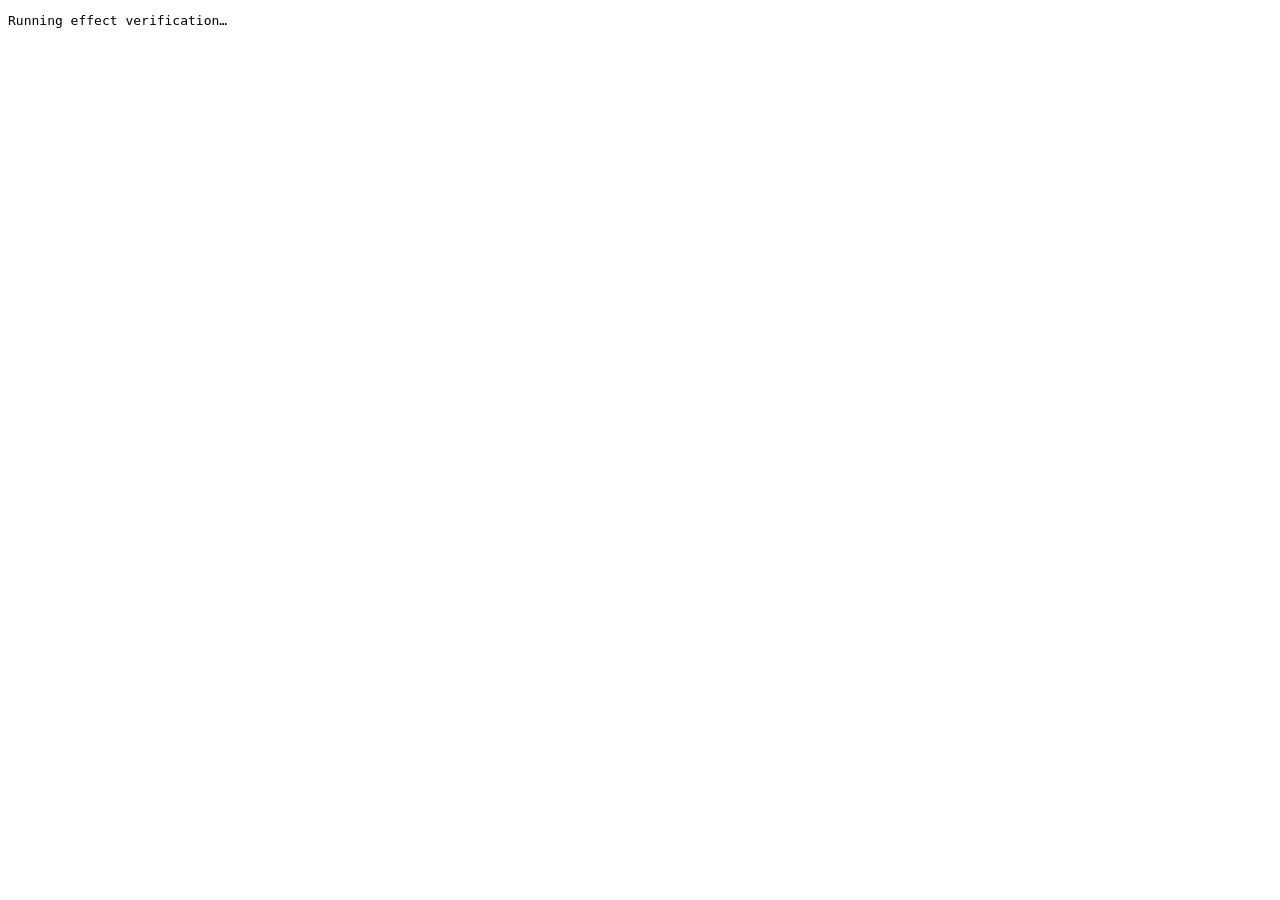
<file: tests/effect-harness.html>
<!doctype html>
<html lang="en">
<head>
    <meta charset="utf-8">
    <title>Ability FX verification</title>
</head>
<body data-status="running">
    <pre id="result">Running effect verification…</pre>
    <script type="module">
        import { AbilityEffect, createEffectRecipe, renderEffectFrames } from '../js/AbilityEffect.js?v=13';

        setTimeout(async () => {
        const signatures = [];
        const families = ['burst', 'barrier', 'aura'];
        const failures = [];

        const frameSignature = (effect, time) => {
            const canvas = document.createElement('canvas');
            canvas.width = 160;
            canvas.height = 160;
            const context = canvas.getContext('2d');
            effect.draw(context, time);
            const data = context.getImageData(0, 0, 160, 160).data;
            let occupied = 0;
            let edgePixels = 0;
            let checksum = 2166136261;
            for (let pixel = 0; pixel < data.length / 4; pixel += 1) {
                const index = pixel * 4;
                const x = pixel % 160;
                const y = Math.floor(pixel / 160);
                if (data[index + 3] > 0) occupied += 1;
                if (data[index + 3] > 0 && (x === 0 || x === 159 || y === 0 || y === 159)) edgePixels += 1;
                checksum ^= data[index] + data[index + 1] * 3 + data[index + 2] * 7 + data[index + 3] * 11;
                checksum = Math.imul(checksum, 16777619);
            }
            return { occupied, edgePixels, checksum: checksum >>> 0 };
        };

        const edgePixelCount = (effect, time) => {
            const canvas = document.createElement('canvas');
            canvas.width = 160;
            canvas.height = 160;
            const context = canvas.getContext('2d');
            effect.draw(context, time);
            const strips = [
                context.getImageData(0, 0, 160, 1).data,
                context.getImageData(0, 159, 160, 1).data,
                context.getImageData(0, 1, 1, 158).data,
                context.getImageData(159, 1, 1, 158).data
            ];
            let occupied = 0;
            for (const strip of strips) {
                for (let index = 3; index < strip.length; index += 4) {
                    if (strip[index] > 0) occupied += 1;
                }
            }
            return occupied;
        };

        families.forEach((family, familyIndex) => {
            const recipe = createEffectRecipe({ family, element: 'arcane', seed: 8100 + familyIndex });
            const effect = new AbilityEffect(recipe);
            const first = frameSignature(effect, effect.duration * 0.42);
            const second = frameSignature(new AbilityEffect(recipe), effect.duration * 0.42);
            const start = frameSignature(effect, 0);
            const finish = frameSignature(effect, effect.duration);

            if (first.occupied < 20) failures.push(`${family}: mid-cast frame is nearly empty`);
            if (first.checksum !== second.checksum) failures.push(`${family}: render is not deterministic`);
            if (finish.checksum !== start.checksum) failures.push(`${family}: cycle boundary does not match the first frame`);
            if (effect.particleCount < 20) failures.push(`${family}: insufficient generated particles`);
            signatures.push({
                family,
                duration: Number(effect.duration.toFixed(3)),
                particleCount: effect.particleCount,
                start,
                middle: first,
                finish
            });
        });

        if (new Set(signatures.map((item) => item.middle.checksum)).size !== families.length) {
            failures.push('family compositions are not visually distinct');
        }

        const verificationPhases = [0.18, 0.42, 0.72];
        const recipes = Array.from({ length: 384 }, (_, index) => createEffectRecipe({ seed: 10000 + index }));
        const recipeDna = recipes.map((recipe) => JSON.stringify({
            family: recipe.family,
            element: recipe.element,
            formation: recipe.formation,
            secondaryFormation: recipe.secondaryFormation,
            geometry: recipe.geometry,
            secondaryGeometry: recipe.secondaryGeometry,
            hybrid: recipe.hybrid,
            flow: recipe.flow,
            trace: recipe.traceStyle,
            secondaryTrace: recipe.secondaryTraceStyle,
            temporalStyle: recipe.temporalStyle,
            particleKit: recipe.particleKit,
            layers: recipe.layers,
            symmetry: recipe.symmetry,
            radius: Number(recipe.radius.toFixed(3)),
            aspectX: Number(recipe.aspectX.toFixed(3)),
            aspectY: Number(recipe.aspectY.toFixed(3)),
            tilt: Number(recipe.tilt.toFixed(3))
        }));
        const uniqueRecipeCount = new Set(recipeDna).size;
        if (uniqueRecipeCount !== recipes.length) failures.push('different seeds produced duplicate recipe DNA');
        if (recipes.some((recipe) => recipe.originX !== 80 || recipe.originY !== 80)) {
            failures.push('one or more recipes moved the animation pivot away from (80, 80)');
        }
        let edgeSafeFrames = 0;
        for (let recipeIndex = 0; recipeIndex < recipes.length; recipeIndex += 1) {
            const recipe = recipes[recipeIndex];
            const effect = new AbilityEffect(recipe);
            for (const phase of verificationPhases) {
                const occupiedEdgePixels = edgePixelCount(effect, recipe.duration * phase);
                if (occupiedEdgePixels !== 0) {
                    failures.push(`${recipe.family}/${recipe.seed} at ${phase}: ${occupiedEdgePixels} boundary pixels were occupied`);
                }
                edgeSafeFrames += 1;
            }
            await new Promise((resolve) => setTimeout(resolve, 0));
        }

        const formationCoverage = Object.fromEntries(families.map((family) => {
            const variants = Array.from({ length: 512 }, (_, index) => createEffectRecipe({ family, seed: 50000 + index }));
            return [family, new Set(variants.map((recipe) => recipe.formation)).size];
        }));
        for (const [family, count] of Object.entries(formationCoverage)) {
            if (count < 16) failures.push(`${family}: only ${count} formation types were generated`);
        }

        const renderedFormationSignatures = [];
        for (const family of families) {
            const representatives = new Map();
            for (let seed = 70000; seed < 71000 && representatives.size < 16; seed += 1) {
                const recipe = createEffectRecipe({ family, element: 'storm', seed });
                if (!representatives.has(recipe.formation)) representatives.set(recipe.formation, recipe);
            }
            for (const [formation, recipe] of representatives) {
                const effect = new AbilityEffect(recipe);
                for (const phase of verificationPhases) {
                    const signature = frameSignature(effect, recipe.duration * phase);
                    if (signature.edgePixels !== 0) {
                        failures.push(`${family}/${formation} at ${phase}: ${signature.edgePixels} boundary pixels were occupied`);
                    }
                    if (phase === 0.42 && signature.occupied < 20) {
                        failures.push(`${family}/${formation}: representative frame is nearly empty`);
                    }
                    if (phase === 0.42) renderedFormationSignatures.push(`${family}:${formation}:${signature.checksum}`);
                    edgeSafeFrames += 1;
                }
            }
        }
        if (renderedFormationSignatures.length !== 48) {
            failures.push(`only ${renderedFormationSignatures.length} of 48 formations were rendered`);
        }

        const exportRecipe = createEffectRecipe({ family: 'burst', element: 'fire', seed: 4242 });
        const rendered = await renderEffectFrames({ recipe: exportRecipe, size: 128, frameCount: 8 });
        if (rendered.frames.length !== 8) failures.push('frame renderer returned the wrong frame count');
        if (rendered.frames.some((frame) => frame.width !== 128 || frame.height !== 128)) {
            failures.push('frame renderer returned the wrong dimensions');
        }

        const result = {
            passed: failures.length === 0,
            failures,
            exportFrames: rendered.frames.length,
            exportSize: `${rendered.frames[0].width}x${rendered.frames[0].height}`,
            uniqueRecipeCount,
            formationCoverage,
            renderedFormationCount: renderedFormationSignatures.length,
            fixedPivot: [80, 80],
            edgeSafeFrames,
            signatures
        };
        document.body.dataset.status = result.passed ? 'passed' : 'failed';
        document.querySelector('#result').textContent = JSON.stringify(result, null, 2);
        }, 0);
    </script>
</body>
</html>
</file>
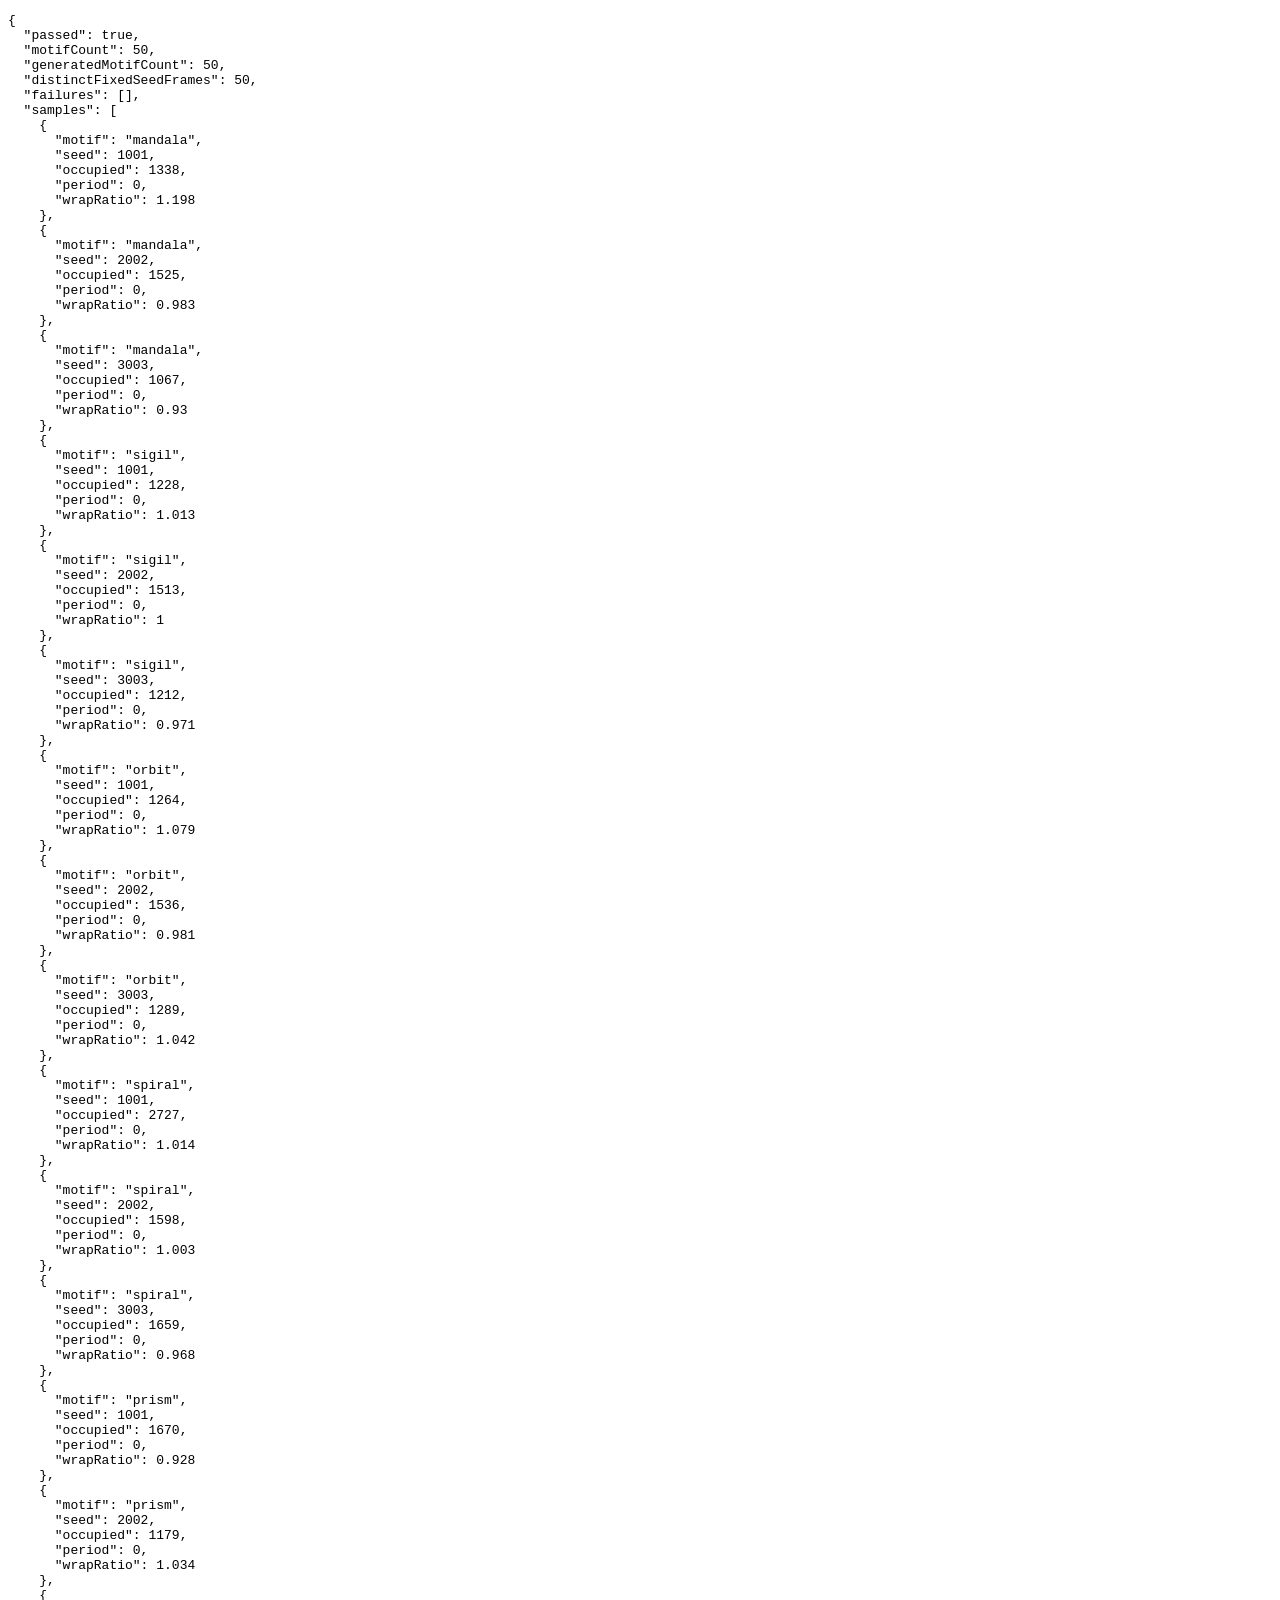
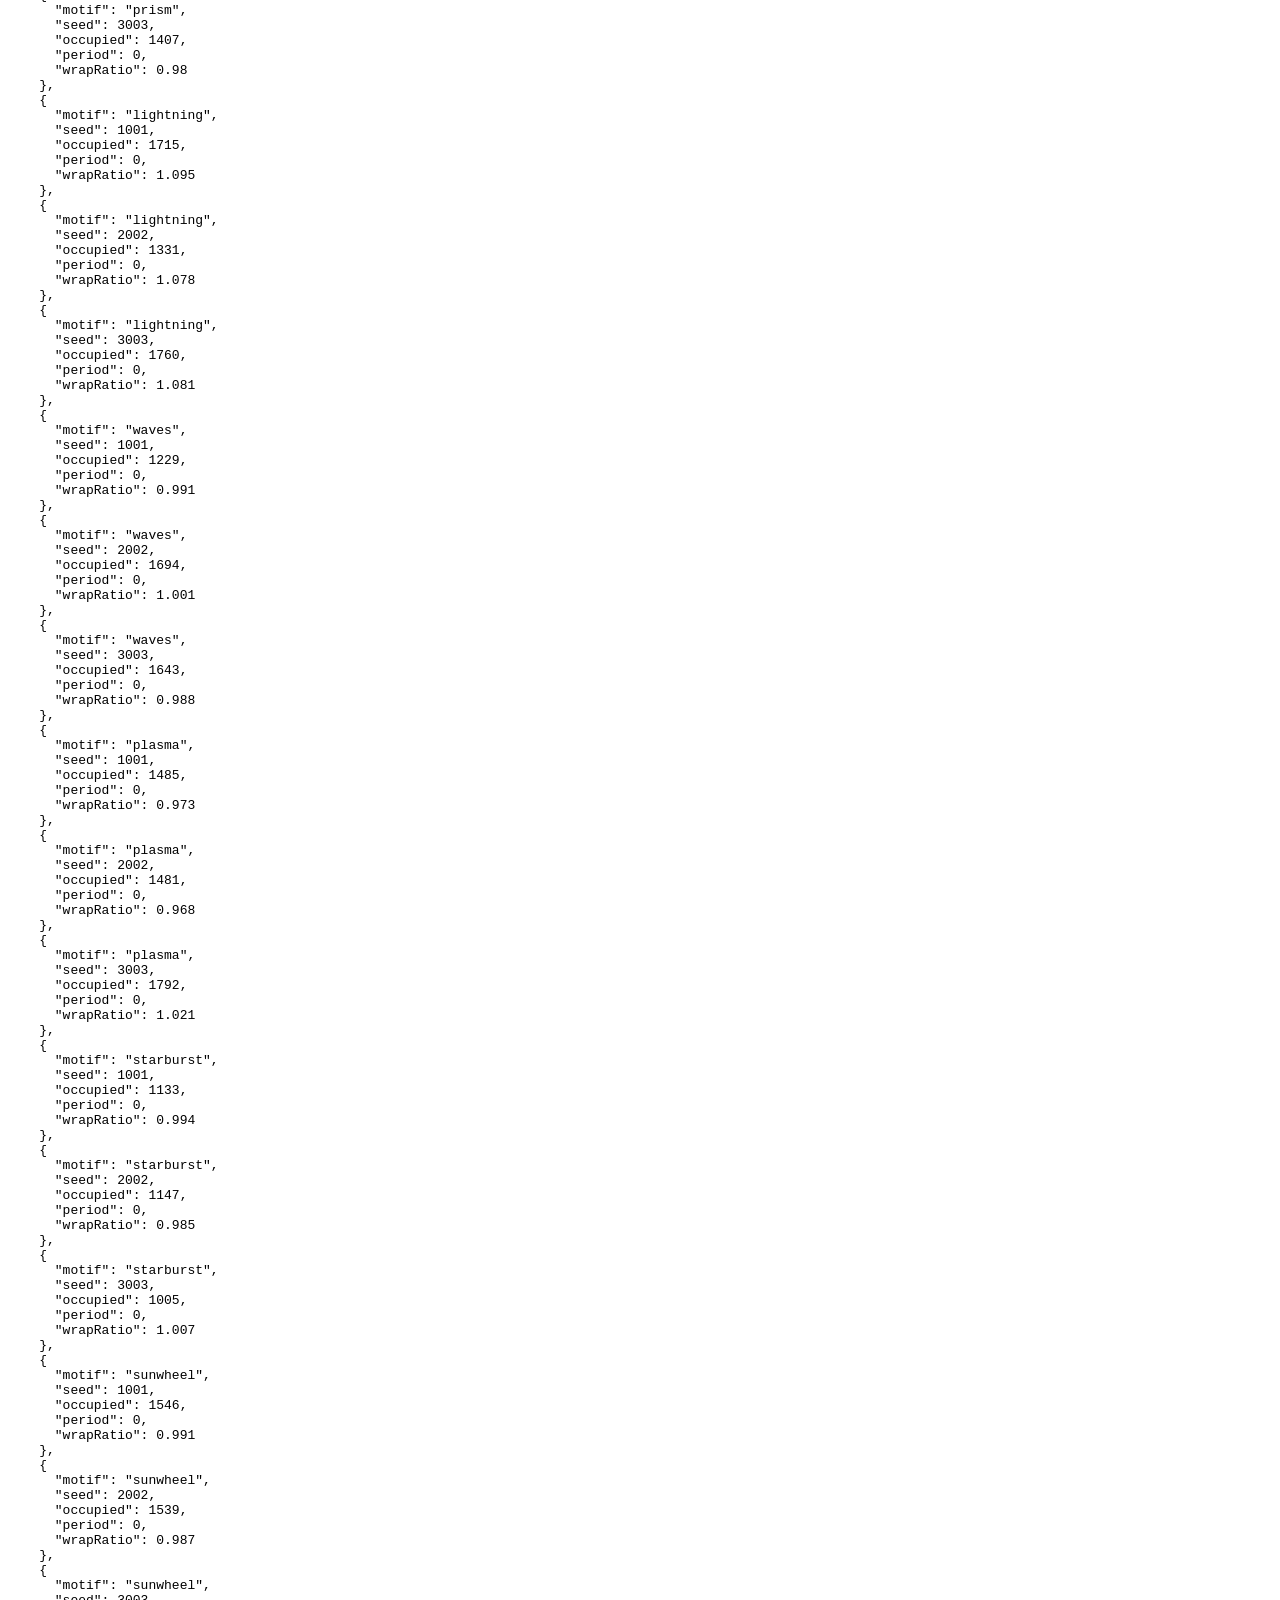
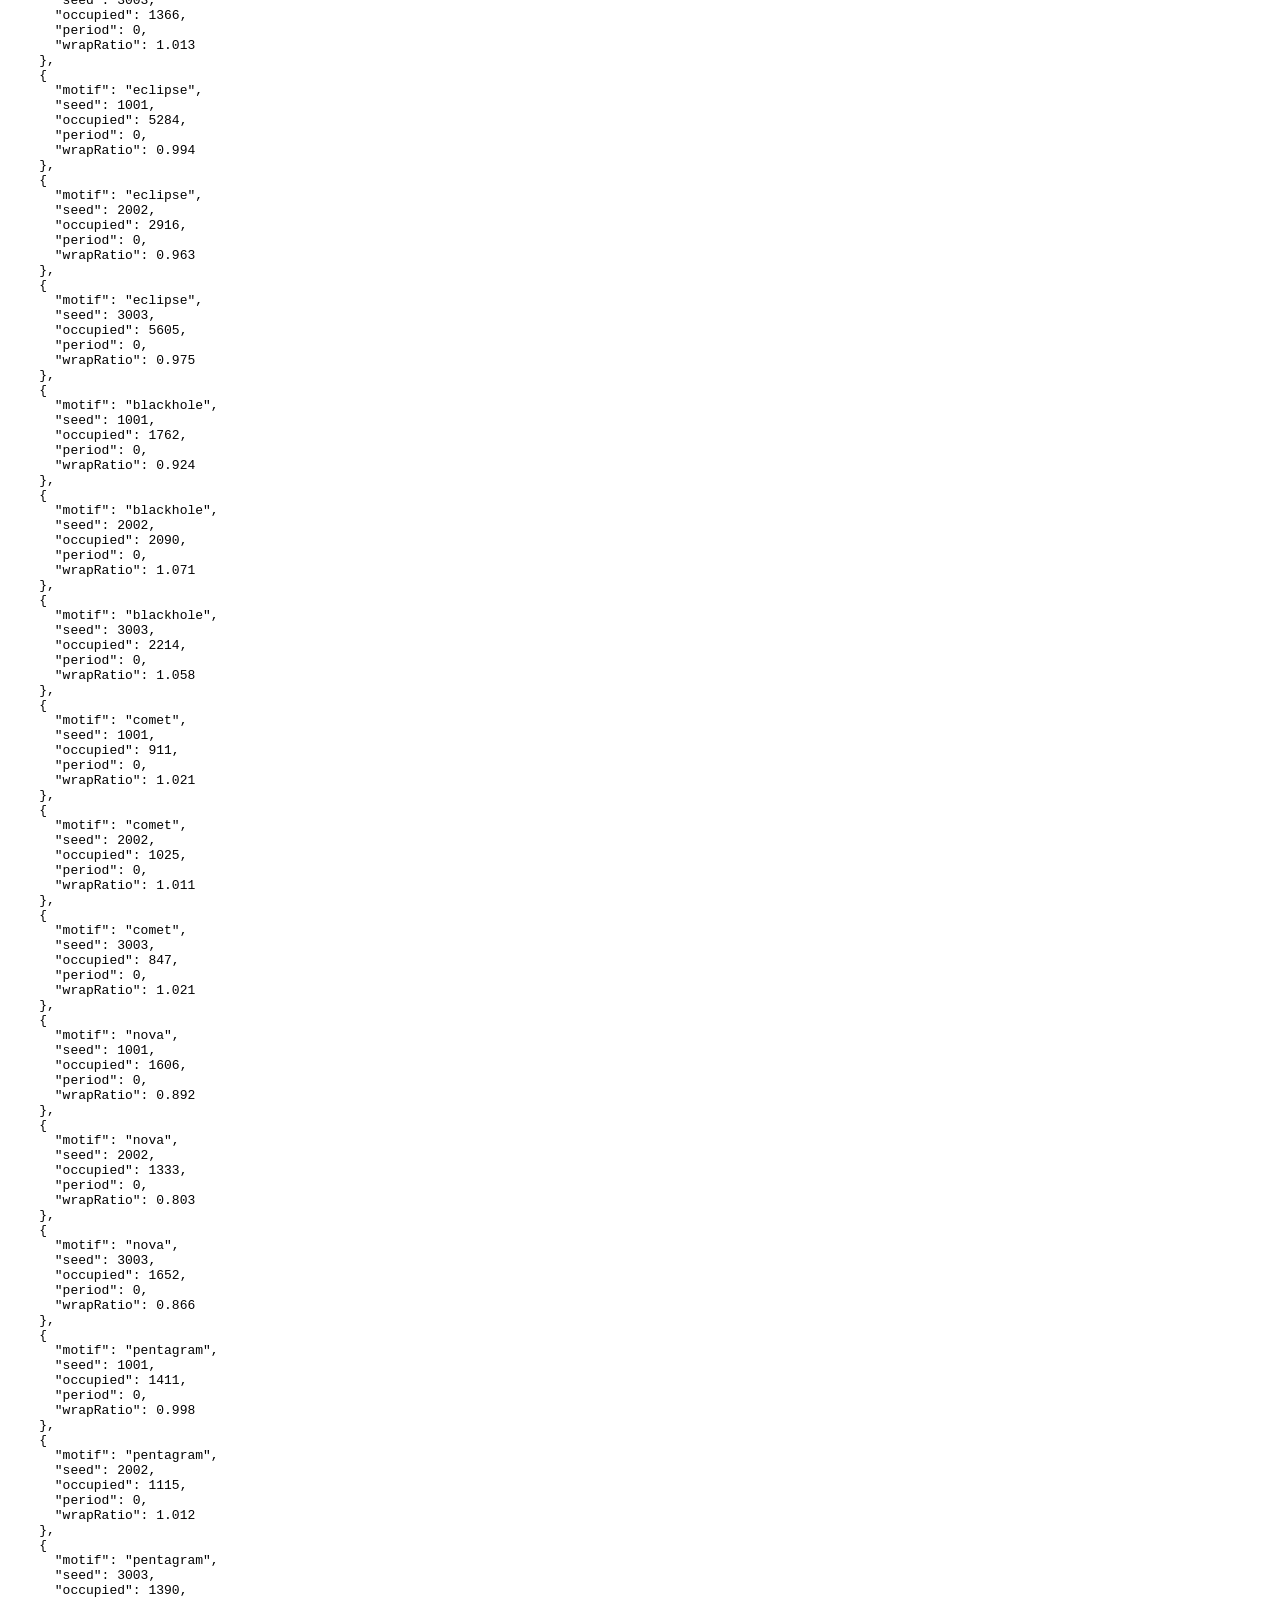
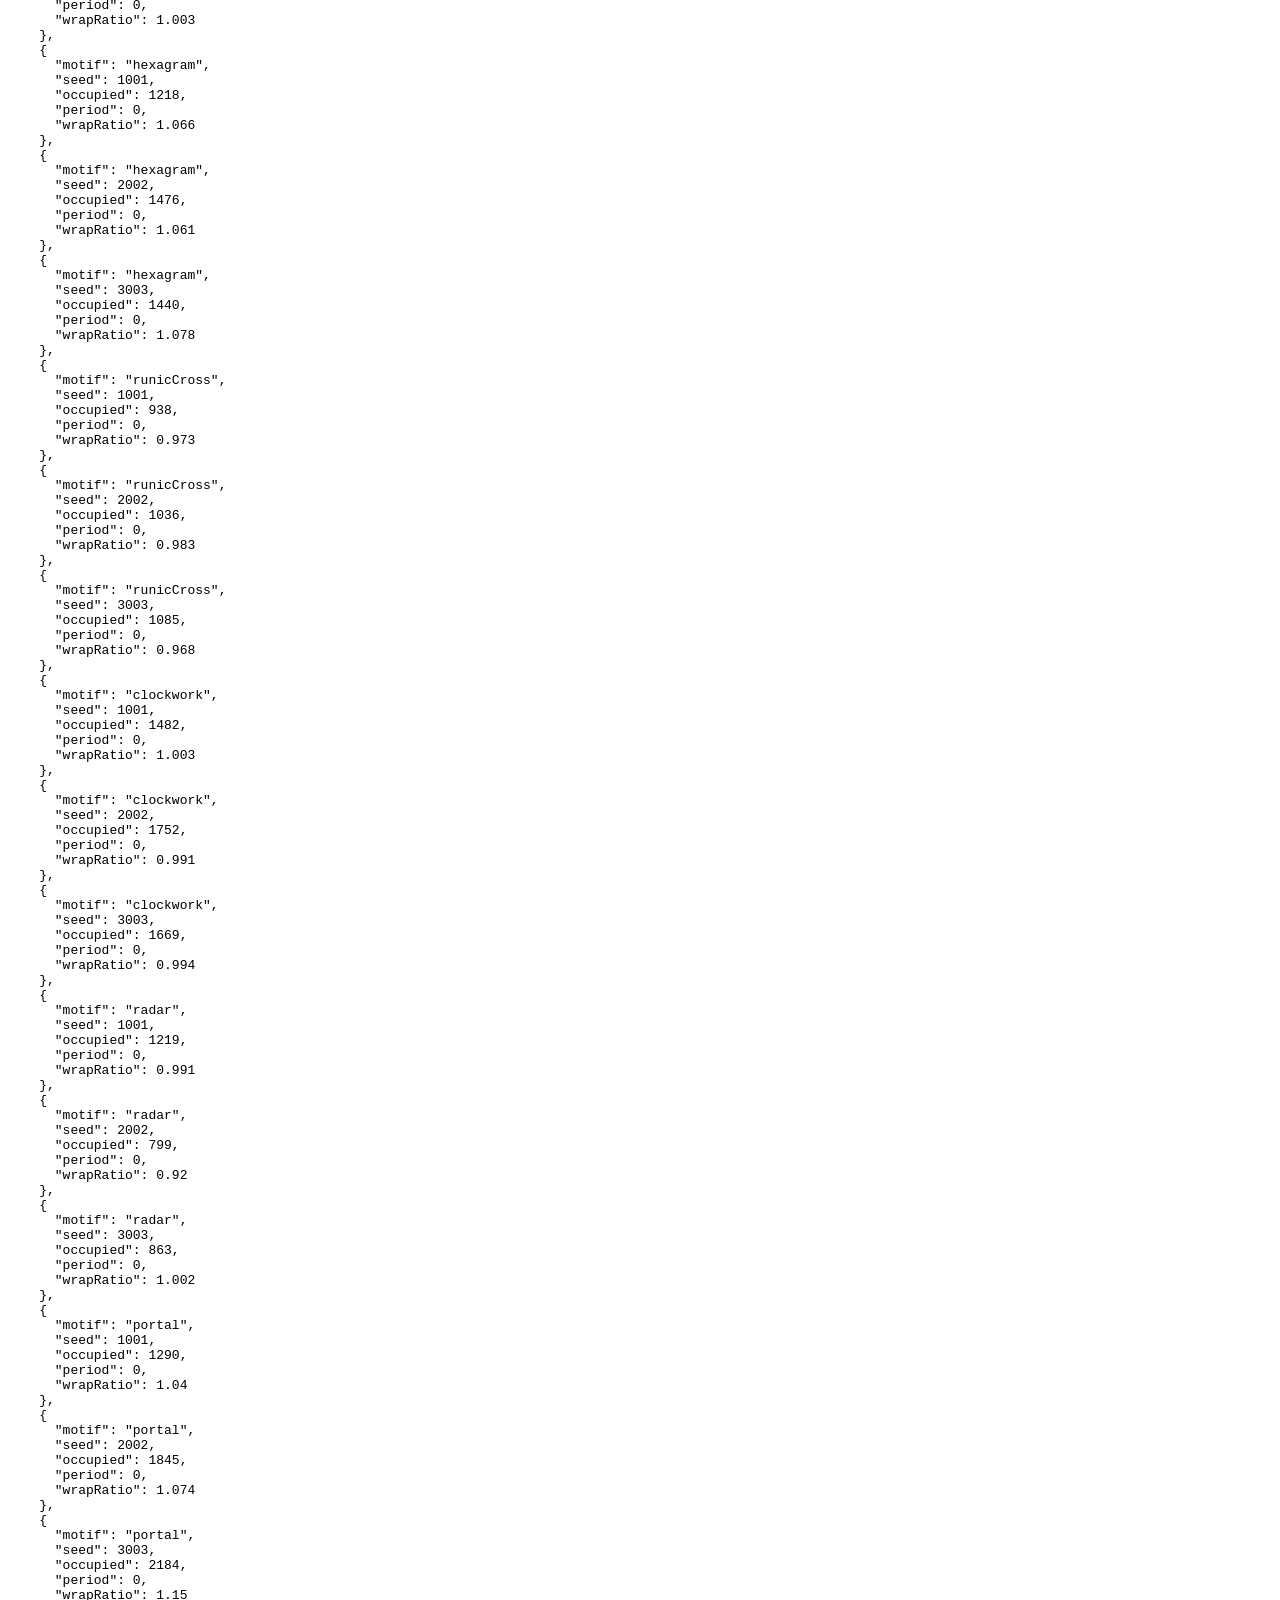
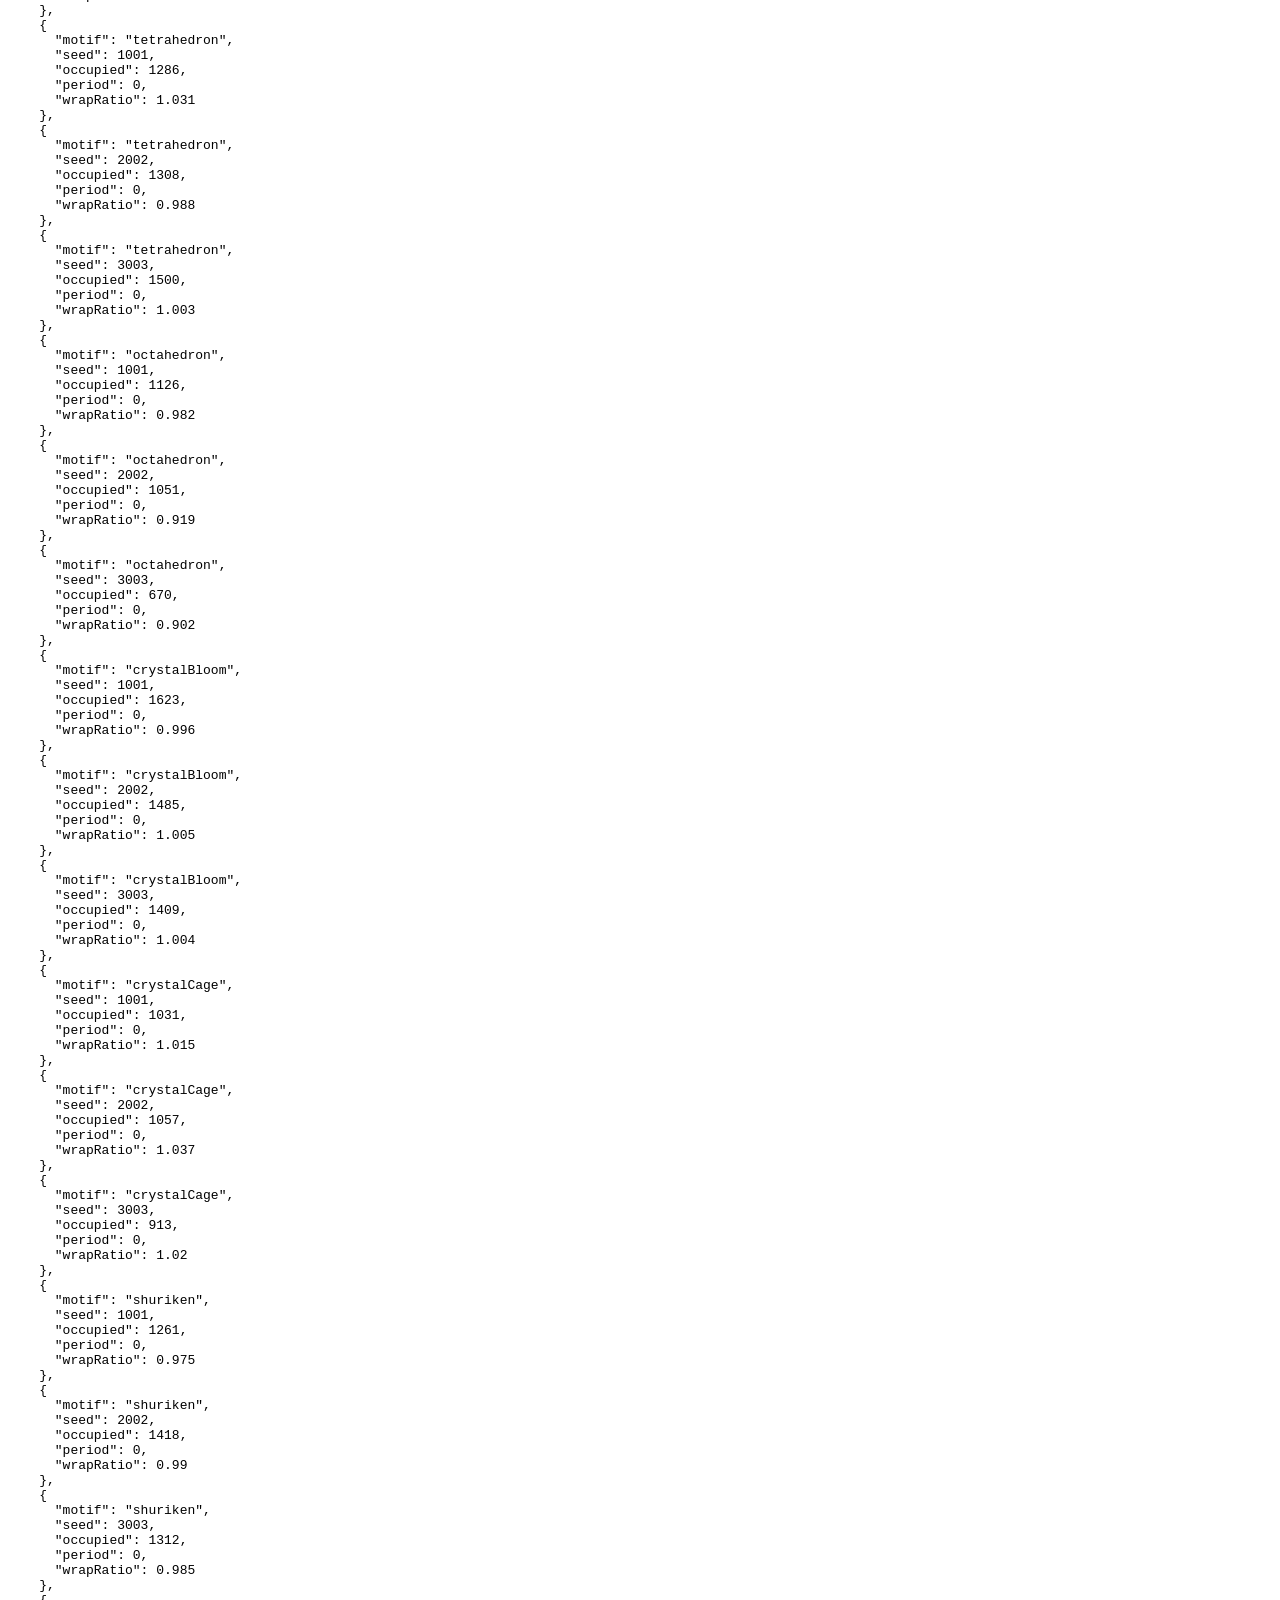
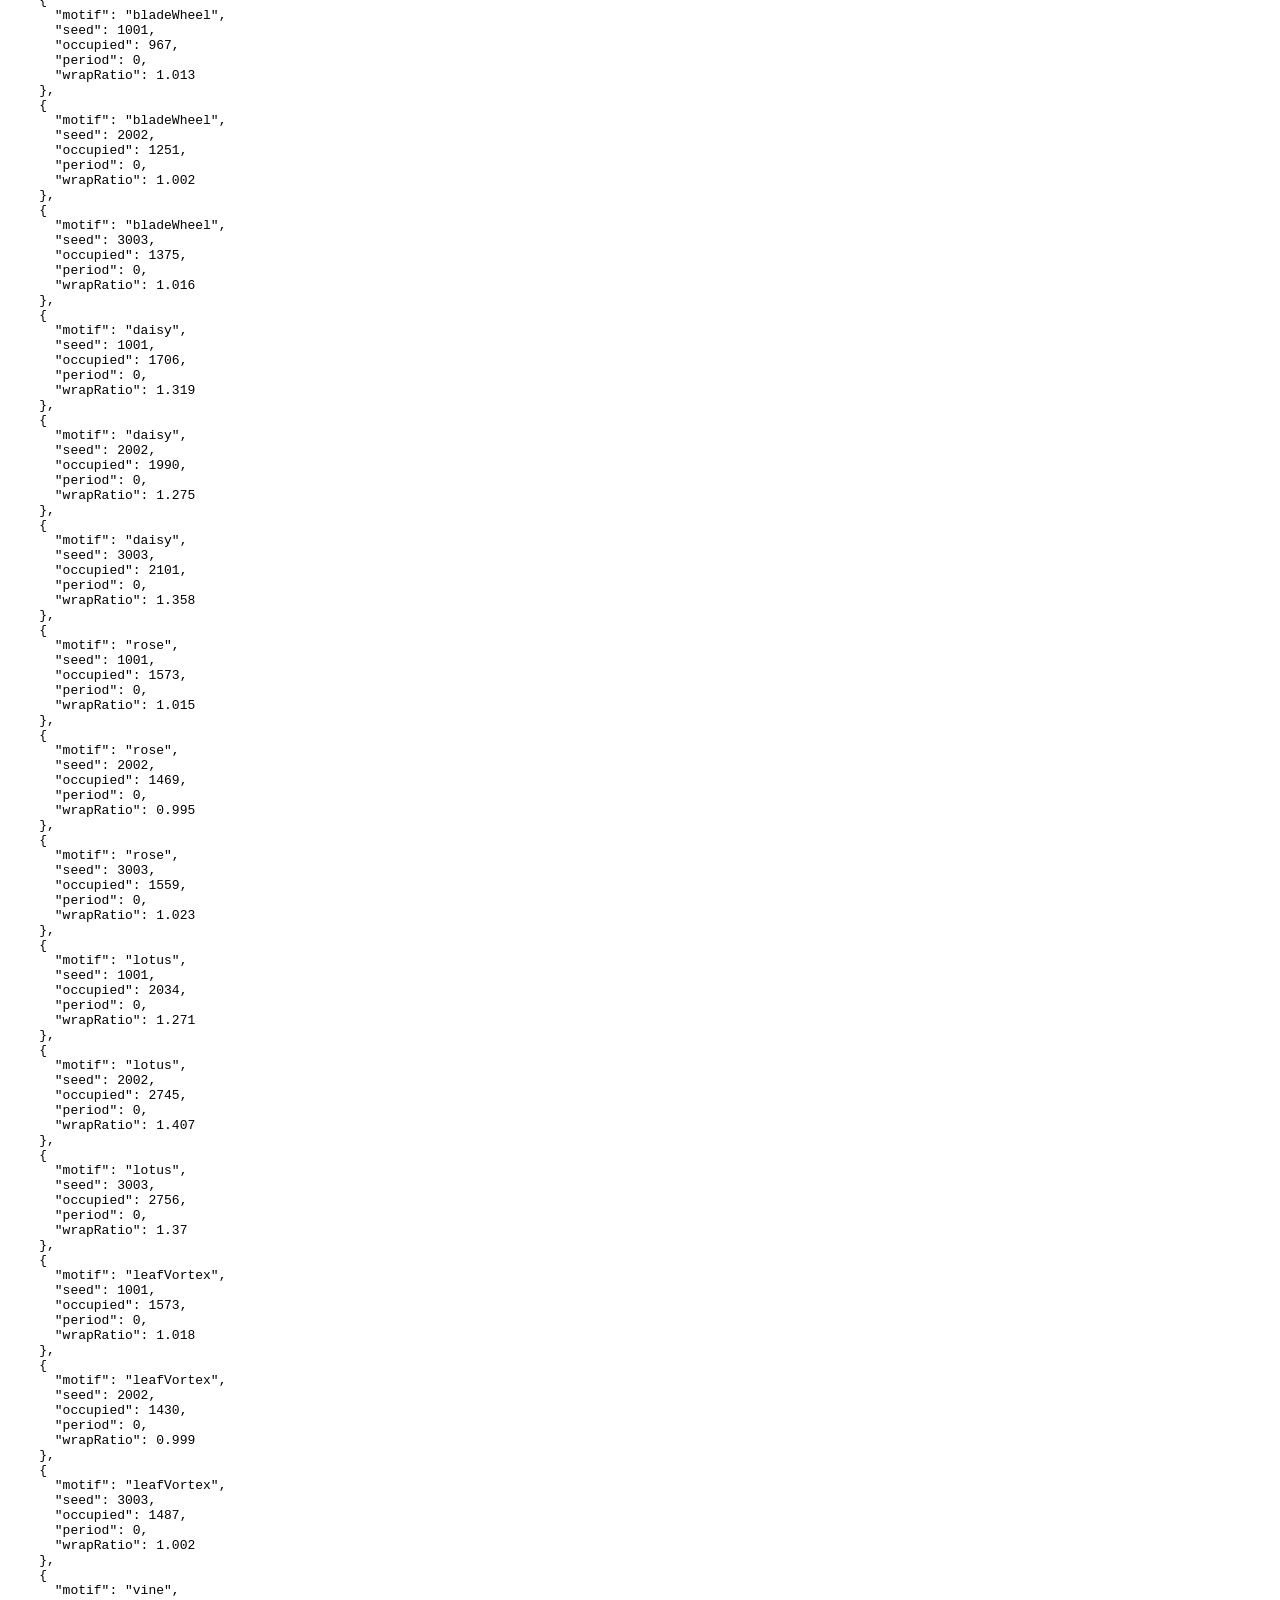
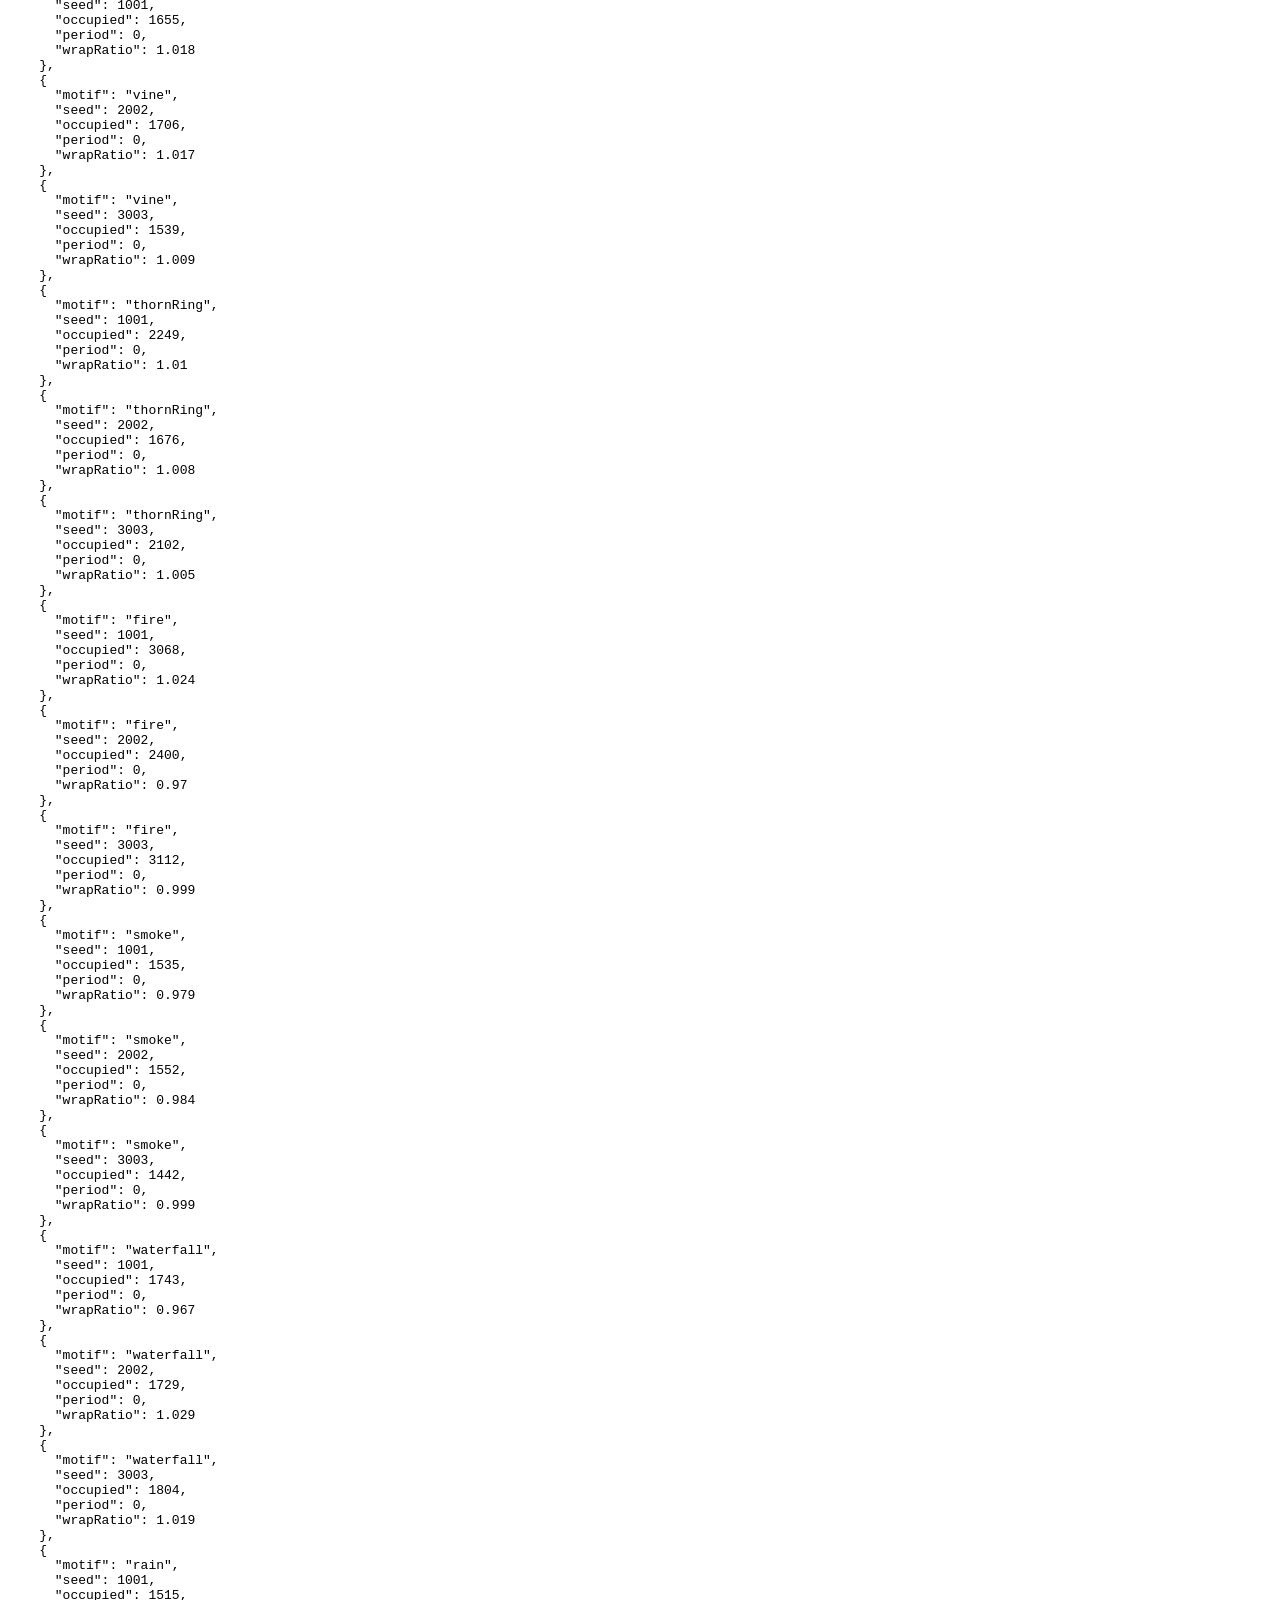
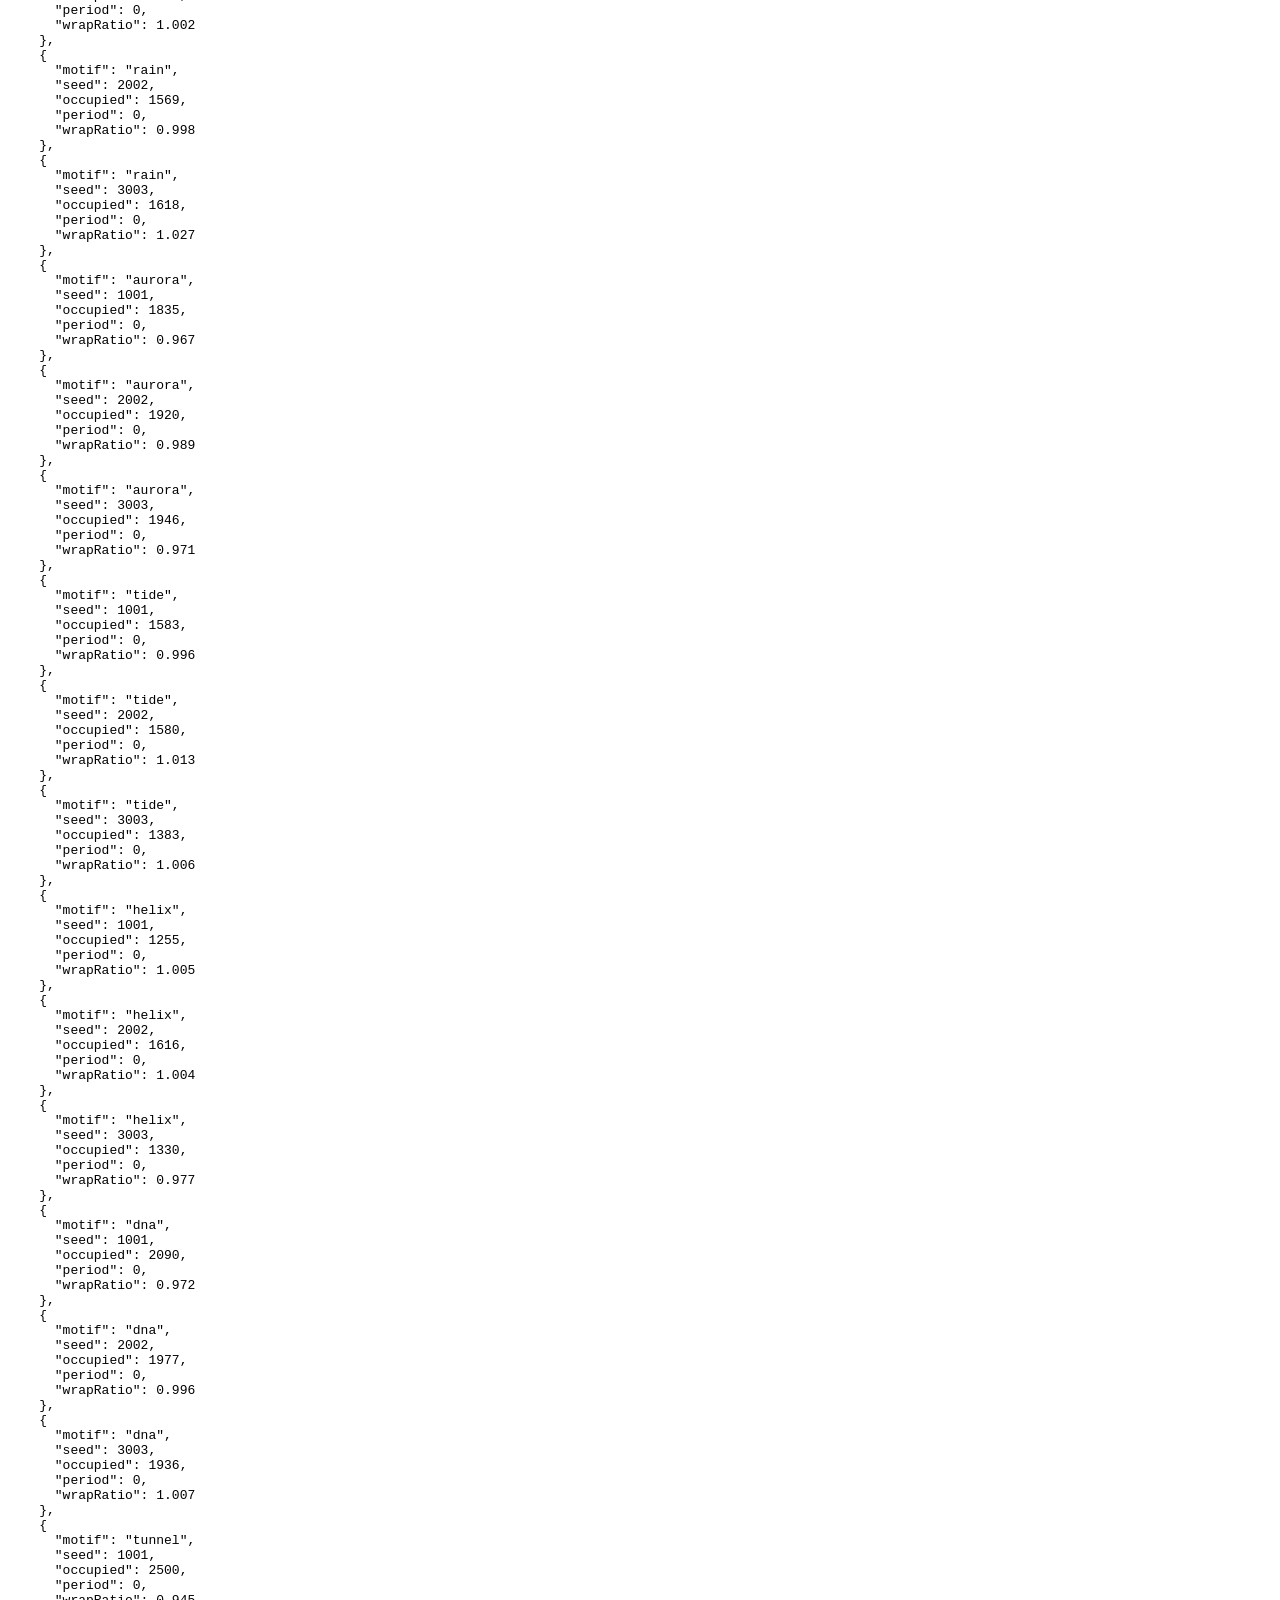
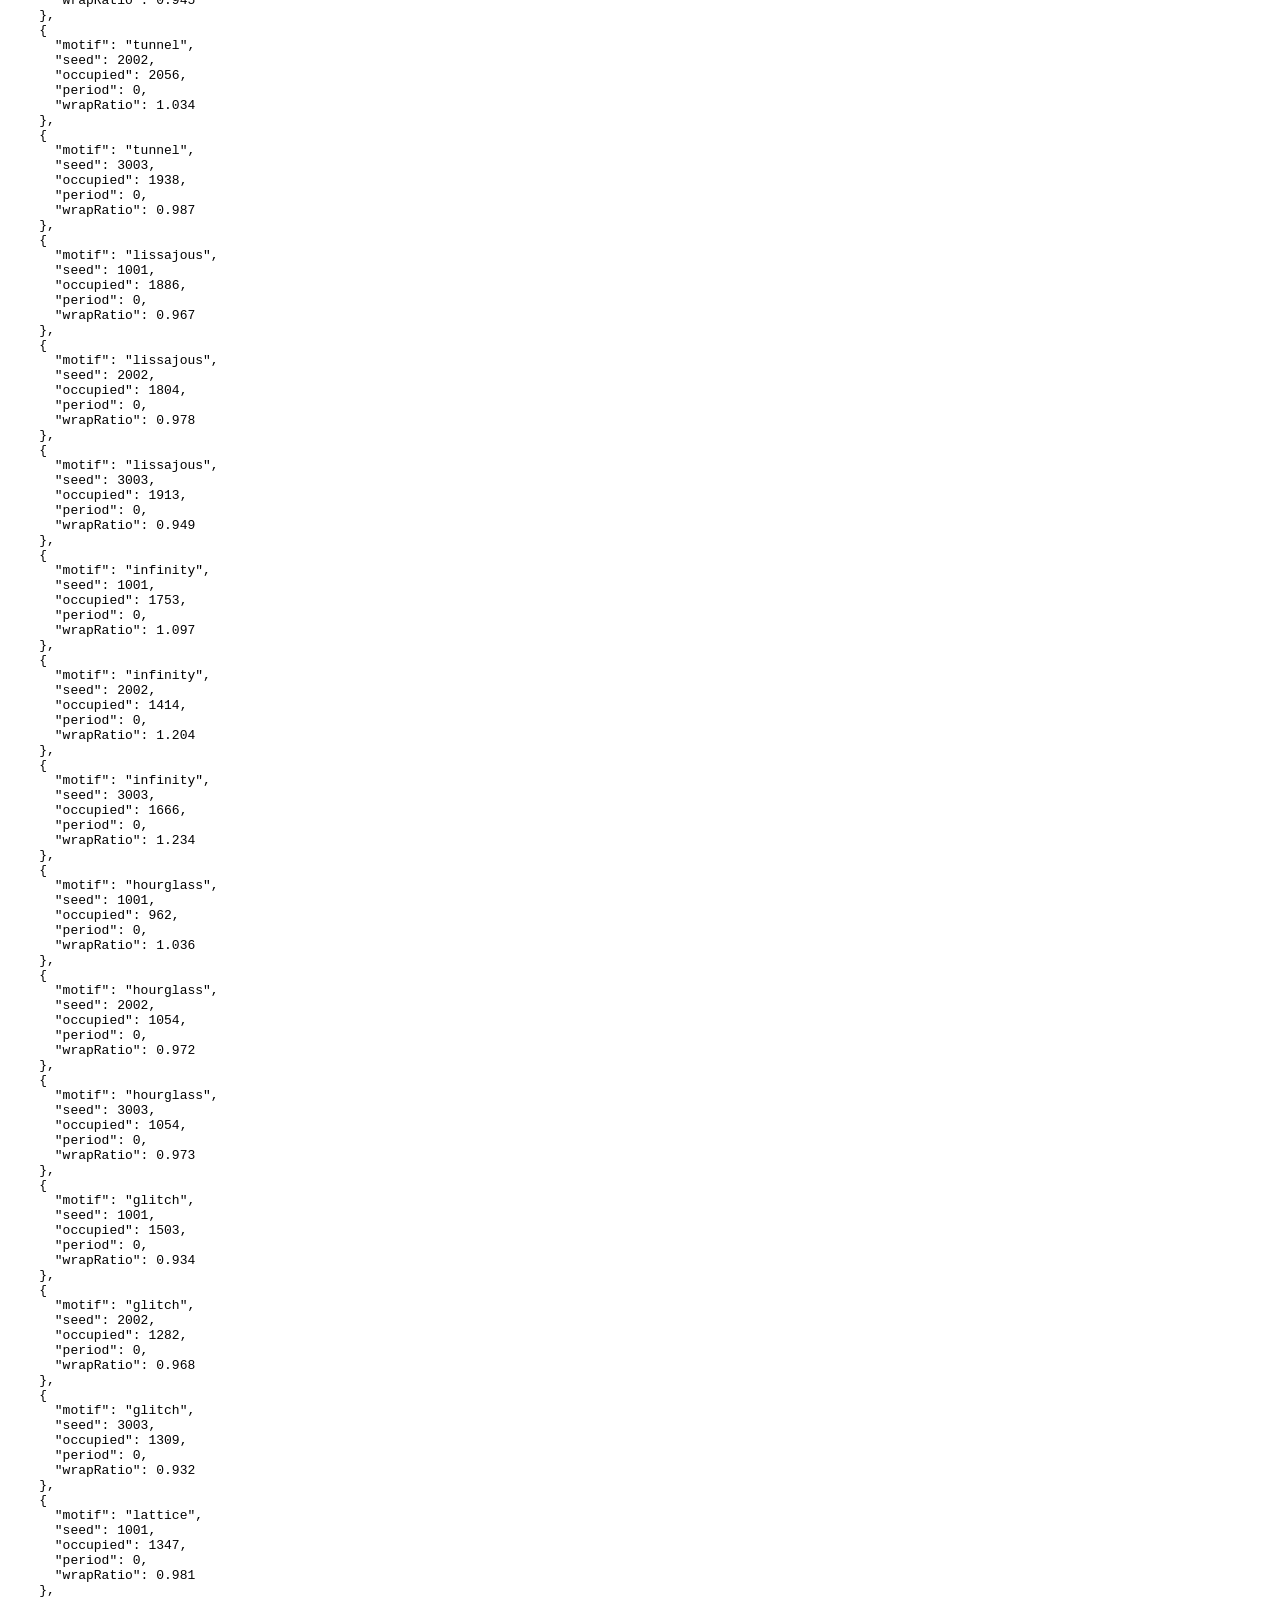
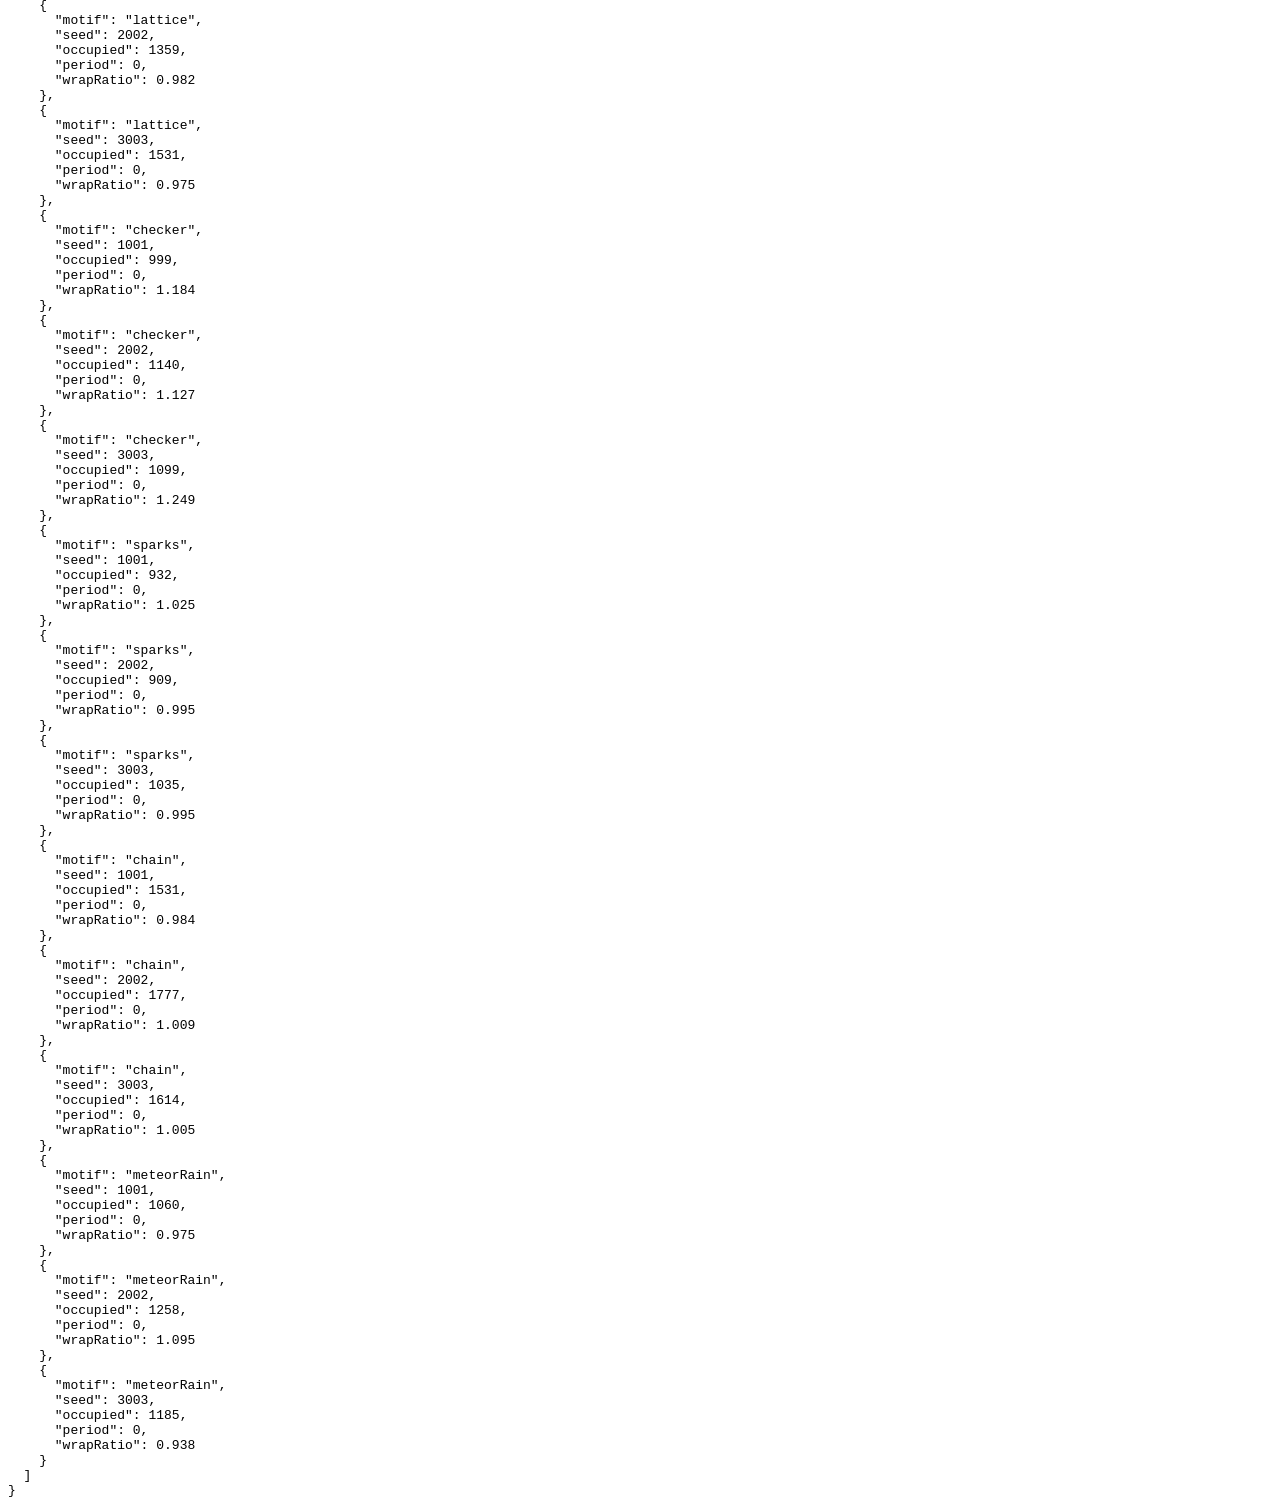
<file: tests/loop-art-harness.html>
<!doctype html>
<html lang="en">
<head><meta charset="utf-8"><title>Loop art verification</title></head>
<body data-status="running">
<pre id="result">Checking seamless loops…</pre>
<script type="module">
import { AbilityEffect, createEffectRecipe, renderEffectFrames } from '../js/AbilityEffect.js';
import { LOOP_MOTIFS } from '../js/engine/LoopArt.js';

const failures = [];
const samples = [];
const size = 160;
const framesPerLoop = 24;
const motifKeys = Object.keys(LOOP_MOTIFS);
if (motifKeys.length !== 50) failures.push(`expected 50 motifs, found ${motifKeys.length}`);
const generatedMotifs = new Set(Array.from({ length: 2500 }, (_, index) =>
    createEffectRecipe({ seed: 40000 + index }).motif));
if (generatedMotifs.size !== 50) failures.push(`seeded generation reached only ${generatedMotifs.size} motifs`);

const pixelsAt = (effect, time) => {
    const canvas = document.createElement('canvas');
    canvas.width = canvas.height = size;
    const context = canvas.getContext('2d');
    effect.draw(context, time);
    return context.getImageData(0, 0, size, size).data;
};

const difference = (left, right) => {
    let total = 0;
    for (let index = 0; index < left.length; index += 1) total += Math.abs(left[index] - right[index]);
    return total / left.length;
};

for (const [motifIndex, motif] of motifKeys.entries()) {
    for (const seed of [1001, 2002, 3003]) {
        const recipe = { ...createEffectRecipe({ seed: seed + motifIndex * 100, element: 'storm' }), motif };
        const effect = new AbilityEffect(recipe);
        const frames = Array.from({ length: framesPerLoop }, (_, index) => pixelsAt(effect, effect.duration * index / framesPerLoop));
        const transitions = frames.map((frame, index) => difference(frame, frames[(index + 1) % frames.length]));
        const mean = transitions.reduce((sum, value) => sum + value, 0) / transitions.length;
        const wrap = transitions.at(-1);
        const period = difference(frames[0], pixelsAt(effect, effect.duration));
        const occupied = frames[0].filter((value, index) => index % 4 === 3 && value > 0).length;
        let boundaryPixels = 0;
        for (let y = 0; y < size; y += 1) for (let x = 0; x < size; x += 1) {
            if (x !== 0 && x !== size - 1 && y !== 0 && y !== size - 1) continue;
            if (frames[0][(y * size + x) * 4 + 3] > 0) boundaryPixels += 1;
        }
        const ratio = mean ? wrap / mean : 0;
        if (period !== 0) failures.push(`${motif}/${seed}: first and period frame differ`);
        if (ratio > 1.8) failures.push(`${motif}/${seed}: wrap jump is ${ratio.toFixed(2)}x normal motion`);
        if (occupied < 20) failures.push(`${motif}/${seed}: nearly empty first frame`);
        if (boundaryPixels) failures.push(`${motif}/${seed}: ${boundaryPixels} occupied edge pixels`);
        samples.push({ motif, seed, occupied, period, wrapRatio: Number(ratio.toFixed(3)) });
    }
}

const fixedRecipe = createEffectRecipe({ seed: 919191, element: 'arcane' });
const signatures = motifKeys.map((motif) => {
    const effect = new AbilityEffect({ ...fixedRecipe, motif });
    const pixels = pixelsAt(effect, effect.duration * 0.22);
    let hash = 2166136261;
    for (const value of pixels) hash = Math.imul(hash ^ value, 16777619);
    return hash >>> 0;
});
if (new Set(signatures).size !== motifKeys.length) failures.push('two motifs rendered an identical frame with the same recipe');

const recipe = { ...createEffectRecipe({ seed: 4242 }), motif: 'prism' };
const { frames } = await renderEffectFrames({ recipe, size: 128, frameCount: 24 });
if (frames.length !== 24 || frames.some((frame) => frame.width !== 128 || frame.height !== 128)) {
    failures.push('export dimensions or frame count are incorrect');
}
if (difference(frames[0].getContext('2d').getImageData(0, 0, 128, 128).data,
    frames.at(-1).getContext('2d').getImageData(0, 0, 128, 128).data) === 0) {
    failures.push('export repeats the first frame instead of sampling the cycle');
}

const result = { passed: failures.length === 0, motifCount: motifKeys.length,
    generatedMotifCount: generatedMotifs.size,
    distinctFixedSeedFrames: new Set(signatures).size, failures, samples };
document.body.dataset.status = result.passed ? 'passed' : 'failed';
document.querySelector('#result').textContent = JSON.stringify(result, null, 2);
</script>
</body>
</html>
</file>
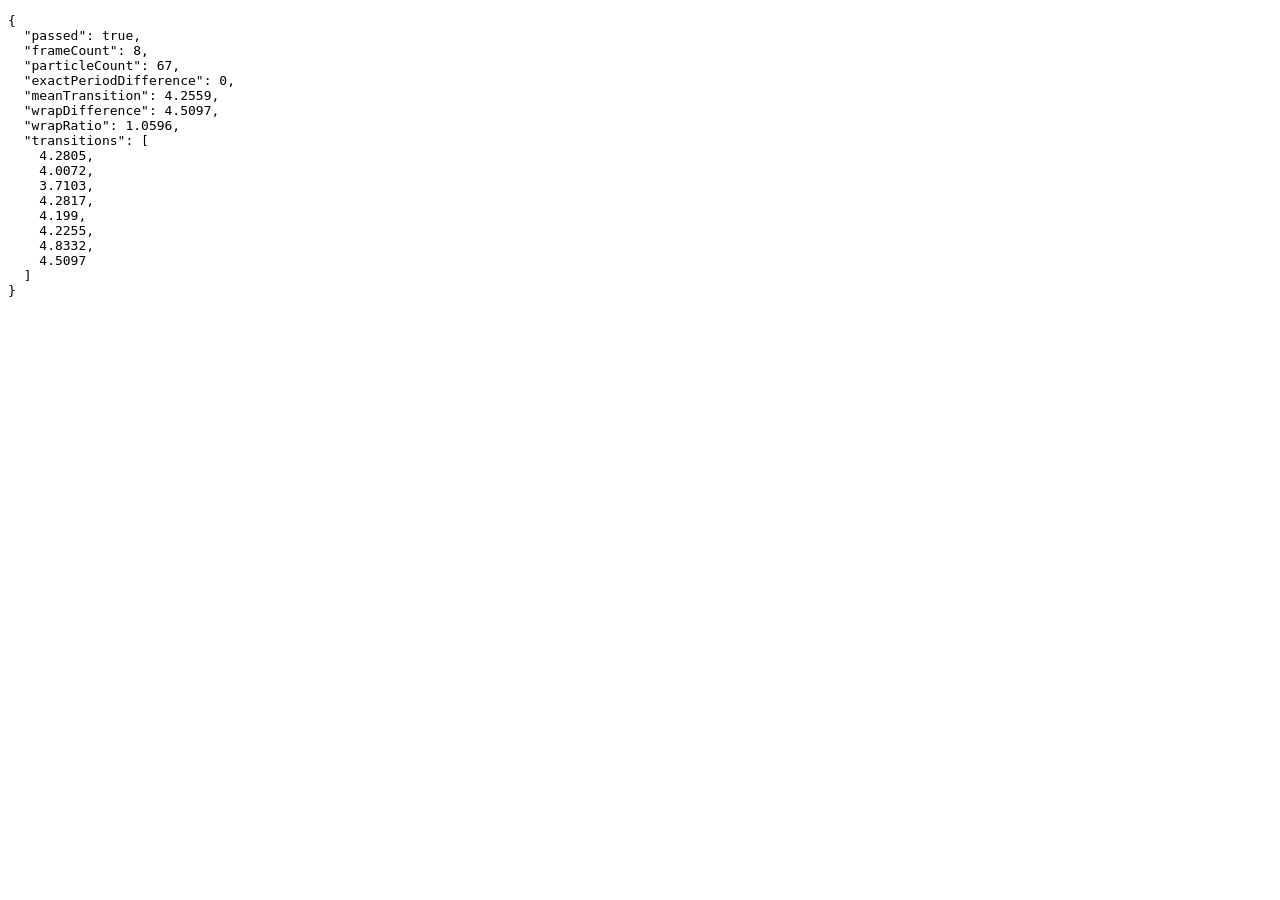
<file: tests/loop-harness.html>
<!doctype html>
<html lang="en">
<head>
    <meta charset="utf-8">
    <title>Seamless loop verification</title>
</head>
<body data-status="running">
    <pre id="result">Running loop verification…</pre>
    <script type="module">
        import { presets } from '../js/presets.js';
        import { createLoopModel, drawLoopPhase } from '../js/engine/LoopFrames.js';

        const size = 160;
        const frameCount = 8;
        const model = createLoopModel(presets.fireball, { width: size, height: size });

        const render = (phase) => {
            const canvas = document.createElement('canvas');
            canvas.width = size;
            canvas.height = size;
            const context = canvas.getContext('2d');
            drawLoopPhase(context, model, phase);
            return context.getImageData(0, 0, size, size).data;
        };

        const difference = (left, right) => {
            let total = 0;
            for (let index = 0; index < left.length; index += 1) {
                total += Math.abs(left[index] - right[index]);
            }
            return total / left.length;
        };

        const frames = Array.from({ length: frameCount }, (_, index) => render(index / frameCount));
        const transitions = frames.map((frame, index) => difference(frame, frames[(index + 1) % frameCount]));
        const exactPeriodDifference = difference(frames[0], render(1));
        const meanTransition = transitions.reduce((sum, value) => sum + value, 0) / transitions.length;
        const wrapDifference = transitions.at(-1);
        const wrapRatio = meanTransition === 0 ? 0 : wrapDifference / meanTransition;
        const passed = exactPeriodDifference === 0 && wrapRatio < 1.6;
        const result = {
            passed,
            frameCount,
            particleCount: model.particles.length,
            exactPeriodDifference,
            meanTransition: Number(meanTransition.toFixed(4)),
            wrapDifference: Number(wrapDifference.toFixed(4)),
            wrapRatio: Number(wrapRatio.toFixed(4)),
            transitions: transitions.map((value) => Number(value.toFixed(4)))
        };

        document.body.dataset.status = passed ? 'passed' : 'failed';
        document.querySelector('#result').textContent = JSON.stringify(result, null, 2);
    </script>
</body>
</html>
</file>
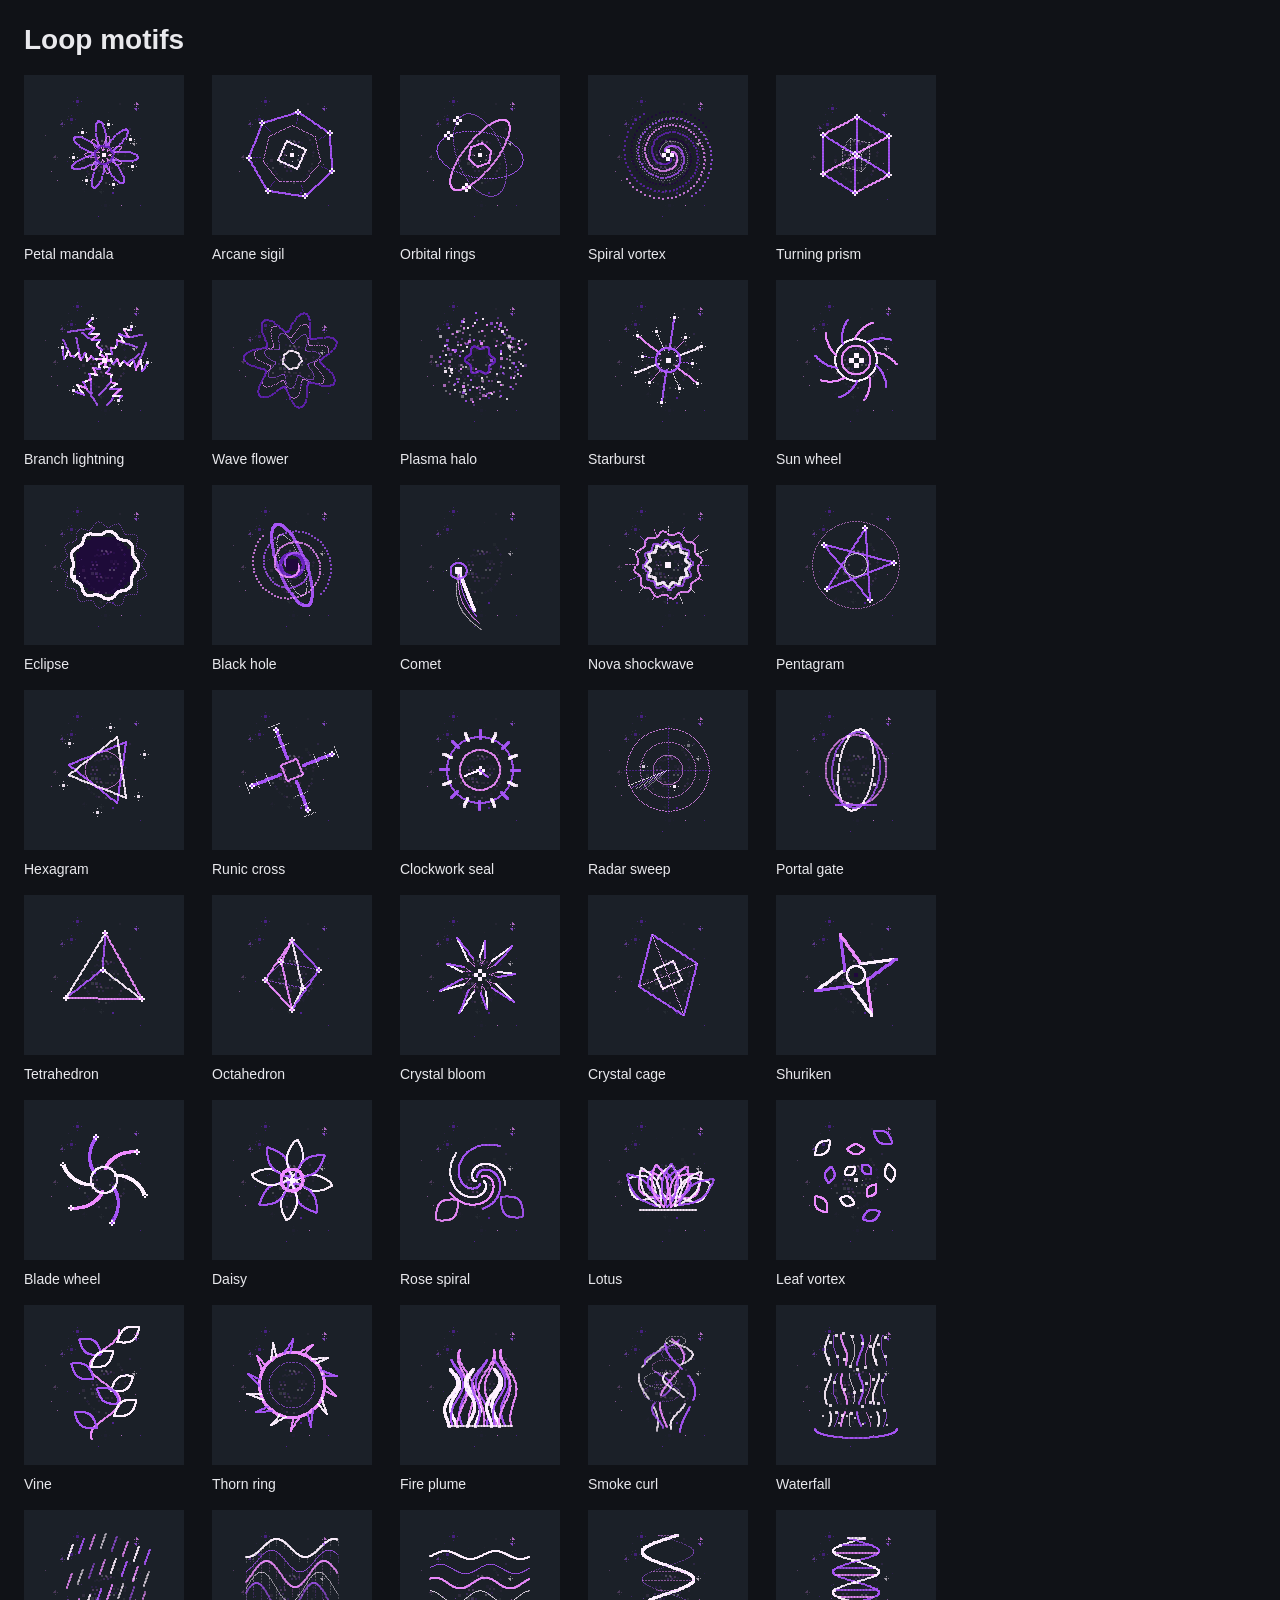
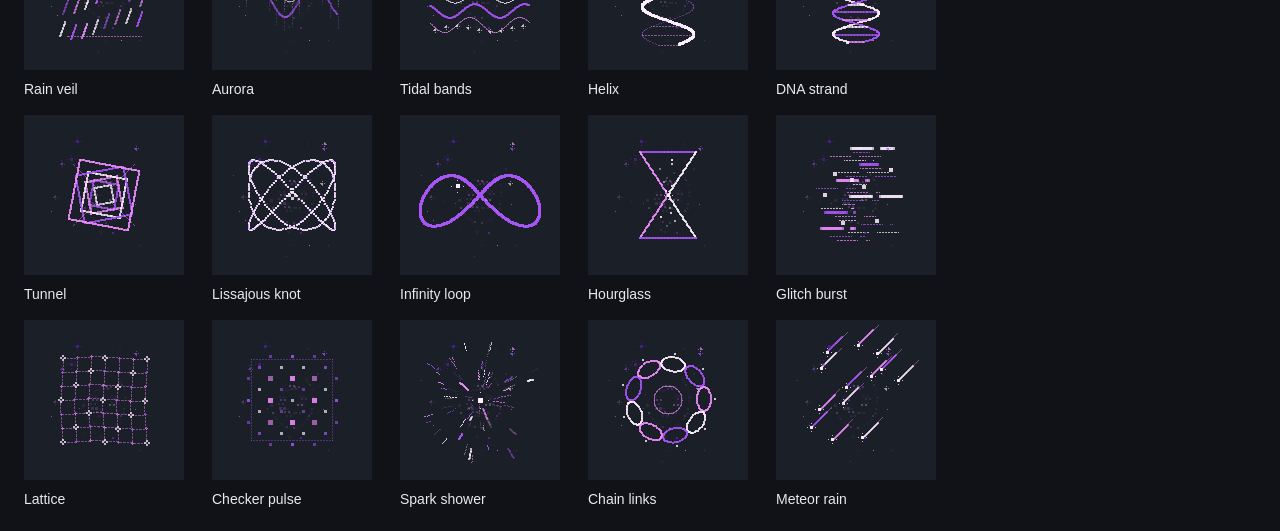
<file: tests/motif-gallery.html>
<!doctype html>
<html lang="en">
<head>
    <meta charset="utf-8">
    <title>Visual motif gallery</title>
    <style>
        body { margin: 24px; background: #101217; color: #e9e9ed; font: 14px sans-serif; }
        main { display: grid; grid-template-columns: repeat(5, 170px); gap: 18px; }
        figure { margin: 0; }
        canvas { width: 160px; height: 160px; image-rendering: pixelated; background: #1b2028; }
        figcaption { margin-top: 8px; }
    </style>
</head>
<body>
<h1>Loop motifs</h1>
<main id="gallery"></main>
<script type="module">
import { AbilityEffect, createEffectRecipe } from '../js/AbilityEffect.js';
import { LOOP_MOTIFS } from '../js/engine/LoopArt.js';
for (const [motif, label] of Object.entries(LOOP_MOTIFS)) {
    const figure = document.createElement('figure');
    const canvas = document.createElement('canvas');
    const caption = document.createElement('figcaption');
    canvas.width = canvas.height = 160;
    caption.textContent = label;
    figure.append(canvas, caption);
    document.querySelector('#gallery').append(figure);
    const recipe = { ...createEffectRecipe({ seed: 734211, element: 'arcane' }), motif };
    new AbilityEffect(recipe).draw(canvas.getContext('2d'), recipe.duration * 0.22);
}
</script>
</body>
</html>
</file>
<file: css/style.css>
:root {
    --bg: #08090d;
    --panel: #0d1016;
    --panel-raised: #121720;
    --surface: #151b25;
    --surface-dark: #090c12;
    --line: #252e3b;
    --line-bright: #3c4859;
    --text: #f1f5f8;
    --muted: #8b98a8;
    --quiet: #536173;
    --cyan: #69e8ff;
    --cyan-deep: #1499b6;
    --effect-accent: #ef8dff;
    --effect-deep: #6422b8;
    --success: #7affb3;
    --danger: #ff6f7d;
    --pixel-shadow: 4px 4px 0 #050609;
    --mono: "SFMono-Regular", "Cascadia Mono", Consolas, "Liberation Mono", monospace;
}

* { box-sizing: border-box; }

html,
body { min-height: 100%; }

body {
    margin: 0;
    min-width: 780px;
    background:
        linear-gradient(90deg, rgb(255 255 255 / 0.018) 1px, transparent 1px),
        linear-gradient(0deg, rgb(255 255 255 / 0.018) 1px, transparent 1px),
        var(--bg);
    background-size: 16px 16px;
    color: var(--text);
    font-family: var(--mono);
    overflow: hidden;
}

button,
input,
select { font: inherit; }

button,
select { cursor: pointer; }

.topbar {
    align-items: center;
    background: #0a0d12;
    border-bottom: 2px solid var(--line-bright);
    display: flex;
    height: 68px;
    justify-content: space-between;
    padding: 0 22px;
    position: relative;
    z-index: 5;
}

.topbar::after {
    background: var(--effect-accent);
    bottom: -2px;
    content: "";
    height: 2px;
    left: 22px;
    position: absolute;
    width: 82px;
}

.topbar-identity,
.topbar-meta,
.tag-row {
    align-items: center;
    display: flex;
}

.topbar-identity { gap: 11px; }

.brand-mark {
    background:
        linear-gradient(var(--effect-accent), var(--effect-accent)) 4px 0 / 8px 4px,
        linear-gradient(var(--effect-accent), var(--effect-accent)) 0 4px / 16px 8px,
        linear-gradient(var(--cyan), var(--cyan)) 4px 12px / 8px 4px;
    background-repeat: no-repeat;
    filter: drop-shadow(2px 2px 0 color-mix(in srgb, var(--effect-deep) 80%, #000));
    height: 16px;
    width: 16px;
}

h1,
p { margin: 0; }

h1 {
    font-size: 16px;
    letter-spacing: 0.045em;
    line-height: 1.2;
    text-transform: uppercase;
}

.topbar-identity p {
    color: var(--quiet);
    font-size: 8px;
    letter-spacing: 0.08em;
    margin-top: 3px;
    text-transform: uppercase;
}

.topbar-meta { gap: 14px; }
.tag-row { gap: 6px; }

.tag {
    background: color-mix(in srgb, var(--effect-accent) 13%, #0a0d12);
    border: 1px solid color-mix(in srgb, var(--effect-accent) 52%, var(--line));
    color: var(--effect-accent);
    font-size: 8px;
    font-weight: 800;
    letter-spacing: 0.09em;
    padding: 5px 8px;
    text-transform: uppercase;
}

.tag.muted {
    background: var(--surface);
    border-color: var(--line-bright);
    color: #b6c2cf;
}

.github-link {
    background: var(--surface);
    border: 1px solid var(--line-bright);
    box-shadow: 2px 2px 0 #050609;
    color: var(--text);
    font-size: 9px;
    font-weight: 800;
    letter-spacing: 0.08em;
    padding: 8px 11px;
    text-decoration: none;
    text-transform: uppercase;
}

.github-link:hover,
.github-link:focus-visible {
    border-color: var(--cyan);
    color: var(--cyan);
    outline: none;
    transform: translate(-1px, -1px);
}

.app-shell {
    display: grid;
    grid-template-columns: 390px minmax(390px, 1fr);
    height: calc(100vh - 68px);
}

.panel {
    background:
        linear-gradient(135deg, rgb(255 255 255 / 0.02), transparent 32%),
        var(--panel);
    overflow-y: auto;
    padding: 16px;
    scrollbar-color: var(--line-bright) transparent;
    scrollbar-width: thin;
}

.left-panel { border-right: 2px solid var(--line-bright); }

.tool-card {
    background: var(--panel-raised);
    border: 1px solid var(--line);
    box-shadow: var(--pixel-shadow);
    margin: 0 4px 14px 0;
    padding: 14px;
    position: relative;
}

.tool-card::before {
    background: var(--quiet);
    content: "";
    height: 3px;
    left: -1px;
    position: absolute;
    top: -1px;
    width: 24px;
}

.generator-card::before,
.structure-card::before { background: var(--effect-accent); }

.section-heading {
    align-items: center;
    color: #d7dfe8;
    display: flex;
    font-size: 10px;
    font-weight: 900;
    justify-content: space-between;
    letter-spacing: 0.12em;
    margin-bottom: 12px;
    text-transform: uppercase;
}

.step-index {
    color: var(--quiet);
    font-size: 8px;
}

.field-label,
.control-group-label {
    color: var(--muted);
    display: block;
    font-size: 8px;
    font-weight: 800;
    letter-spacing: 0.08em;
    margin: 10px 0 5px;
    text-transform: uppercase;
}

.field-label > .control-select { margin-top: 6px; }

.control-select,
.number-input {
    appearance: none;
    background-color: var(--surface-dark);
    background-image:
        linear-gradient(45deg, transparent 50%, var(--quiet) 50%),
        linear-gradient(135deg, var(--quiet) 50%, transparent 50%);
    background-position:
        calc(100% - 12px) calc(50% - 2px),
        calc(100% - 8px) calc(50% - 2px);
    background-repeat: no-repeat;
    background-size: 4px 4px, 4px 4px;
    border: 1px solid var(--line-bright);
    border-radius: 0;
    color: var(--text);
    font-size: 10px;
    min-height: 34px;
    outline: none;
    padding: 7px 24px 7px 9px;
    width: 100%;
}

.number-input {
    appearance: auto;
    background-image: none;
    padding-right: 9px;
}

.control-select:hover,
.number-input:hover { border-color: #566477; }

.control-select:focus,
.number-input:focus {
    border-color: var(--cyan);
    box-shadow: 2px 2px 0 rgb(105 232 255 / 0.18);
}

.control-select:disabled {
    color: var(--quiet);
    cursor: not-allowed;
    opacity: 0.55;
}

.control-grid.two-column {
    display: grid;
    gap: 8px;
    grid-template-columns: 1fr 1fr;
}

.control-grid .field-label { margin-top: 0; }

.seed-row {
    display: grid;
    gap: 7px;
    grid-template-columns: 1fr 36px;
}

.icon-button {
    background: var(--surface);
    border: 1px solid var(--line-bright);
    border-radius: 0;
    color: var(--cyan);
    font-size: 18px;
}

.icon-button:hover,
.icon-button:focus-visible {
    background: #19222e;
    border-color: var(--cyan);
    outline: none;
}

.button {
    align-items: center;
    background: var(--surface);
    border: 1px solid var(--line-bright);
    border-radius: 0;
    box-shadow: 2px 2px 0 #050609;
    color: var(--text);
    display: inline-flex;
    font-size: 9px;
    font-weight: 900;
    justify-content: center;
    letter-spacing: 0.075em;
    margin-top: 10px;
    min-height: 36px;
    padding: 0 11px;
    text-transform: uppercase;
    width: 100%;
}

.button:hover,
.button:focus-visible {
    border-color: var(--cyan);
    color: var(--cyan);
    outline: none;
    transform: translate(-1px, -1px);
}

.button:active {
    box-shadow: none;
    transform: translate(1px, 1px);
}

.button.primary {
    background: var(--cyan);
    border-color: #b9f5ff;
    color: #031117;
}

.button.primary:hover,
.button.primary:focus-visible {
    background: #9ef2ff;
    color: #031117;
}

.button.ghost { background: transparent; }
.button.compact { min-height: 34px; }

/* Exporters are disabled while an export owns the encoder workers. */
.button:disabled,
.button:disabled:hover,
.button:disabled:focus-visible,
.button.primary:disabled,
.button.primary:disabled:hover {
    background: var(--surface);
    border-color: var(--line-bright);
    color: var(--quiet);
    cursor: progress;
    opacity: 0.55;
    outline: none;
    transform: none;
}

.button-pair {
    display: grid;
    gap: 8px;
    grid-template-columns: 1fr 1fr;
}

.palette-swatches {
    display: grid;
    gap: 4px;
    grid-template-columns: repeat(5, 1fr);
    margin: 7px 0 12px;
}

.palette-swatch {
    border: 1px solid rgb(255 255 255 / 0.18);
    box-shadow: inset -3px -3px 0 rgb(0 0 0 / 0.2);
    height: 24px;
}

.control-group { margin-top: 10px; }
.control-group-label { margin-bottom: 5px; }

.shape-control {
    border-top: 1px dashed var(--line-bright);
    margin-top: 14px;
    padding-top: 4px;
}

.shape-control-heading {
    align-items: center;
    display: flex;
    justify-content: space-between;
}

.shape-value {
    color: var(--effect-accent);
    font-size: 8px;
    font-weight: 800;
    letter-spacing: 0.06em;
    text-transform: uppercase;
}

.shape-picker {
    display: grid;
    gap: 5px;
    grid-template-columns: repeat(5, minmax(0, 1fr));
}

.shape-option {
    align-items: center;
    background: var(--surface-dark);
    border: 1px solid var(--line);
    color: var(--muted);
    display: flex;
    flex-direction: column;
    gap: 2px;
    min-height: 46px;
    min-width: 0;
    padding: 4px 2px 3px;
}

.shape-option canvas {
    height: 21px;
    min-height: 0;
    width: 21px;
}

.shape-option span {
    font-size: 6px;
    max-width: 100%;
    overflow: hidden;
    text-overflow: ellipsis;
    text-transform: uppercase;
    white-space: nowrap;
}

.shape-option:hover,
.shape-option:focus-visible {
    border-color: var(--cyan);
    color: var(--text);
    outline: none;
}

.shape-option.selected {
    background: color-mix(in srgb, var(--effect-accent) 13%, var(--surface-dark));
    border-color: var(--effect-accent);
    box-shadow: inset 0 -2px 0 color-mix(in srgb, var(--effect-accent) 55%, transparent);
    color: var(--text);
}

.control-hint {
    color: var(--quiet);
    font-size: 7px;
    line-height: 1.45;
    margin-top: 7px;
}

.linked-selects {
    align-items: center;
    display: grid;
    gap: 6px;
    grid-template-columns: minmax(0, 1fr) 10px minmax(0, 1fr);
}

.linked-selects > span {
    color: var(--effect-accent);
    font-size: 12px;
    text-align: center;
}

.linked-selects .control-select { min-width: 0; }

.recipe-metrics {
    border-top: 1px dashed var(--line-bright);
    display: grid;
    gap: 5px 12px;
    grid-template-columns: 1fr 1fr;
    margin-top: 14px;
    padding-top: 11px;
}

.recipe-metrics span {
    color: var(--quiet);
    font-size: 8px;
    text-transform: uppercase;
}

.recipe-metrics b {
    color: #dfe7ef;
    font-size: 9px;
}

.export-grid {
    display: grid;
    gap: 8px;
    grid-template-columns: 1fr 1fr;
}

.export-grid .field-label { margin-top: 0; }
.export-grid .field-label:first-child { grid-column: 1 / -1; }

.export-note {
    border-left: 2px solid var(--effect-accent);
    color: var(--quiet);
    font-size: 8px;
    line-height: 1.5;
    margin-top: 12px;
    padding-left: 8px;
}

.viewport-panel {
    align-items: center;
    background:
        linear-gradient(90deg, rgb(255 255 255 / 0.028) 1px, transparent 1px),
        linear-gradient(0deg, rgb(255 255 255 / 0.028) 1px, transparent 1px),
        radial-gradient(circle at 50% 46%, color-mix(in srgb, var(--effect-deep) 10%, transparent), transparent 39%),
        #090b10;
    background-size: 24px 24px, 24px 24px, auto, auto;
    display: grid;
    grid-template-rows: 52px minmax(430px, 1fr) auto 40px;
    justify-items: center;
    min-width: 0;
    overflow-y: auto;
    position: relative;
}

.viewport-toolbar,
.viewport-footer {
    align-items: center;
    color: var(--quiet);
    display: flex;
    font-size: 9px;
    justify-content: space-between;
    letter-spacing: 0.04em;
    max-width: 560px;
    width: min(82%, 560px);
}

.viewport-toolbar > :first-child {
    color: var(--cyan);
    font-weight: 900;
    letter-spacing: 0.12em;
    text-transform: uppercase;
}

.canvas-stage {
    align-items: center;
    align-self: center;
    display: flex;
    flex-direction: column;
    position: relative;
}

.canvas-halo {
    background: radial-gradient(circle, color-mix(in srgb, var(--effect-accent) 20%, transparent), transparent 68%);
    filter: blur(14px);
    height: 430px;
    left: 50%;
    opacity: 0.42;
    pointer-events: none;
    position: absolute;
    top: 46%;
    transform: translate(-50%, -50%);
    width: 430px;
}

.canvas-frame {
    background-color: #15171d;
    background-image:
        linear-gradient(45deg, #1c2028 25%, transparent 25%, transparent 75%, #1c2028 75%, #1c2028),
        linear-gradient(45deg, #1c2028 25%, #252a34 25%, #252a34 75%, #1c2028 75%, #1c2028);
    background-position: 0 0, 8px 8px;
    background-size: 16px 16px;
    border: 2px solid var(--line-bright);
    box-shadow:
        7px 7px 0 rgb(0 0 0 / 0.56),
        0 0 0 5px rgb(255 255 255 / 0.018),
        0 0 80px color-mix(in srgb, var(--effect-accent) 12%, transparent);
    position: relative;
}

.canvas-frame::before,
.canvas-frame::after {
    border-color: var(--effect-accent);
    border-style: solid;
    content: "";
    height: 14px;
    pointer-events: none;
    position: absolute;
    width: 14px;
}

.canvas-frame::before {
    border-width: 2px 0 0 2px;
    left: -8px;
    top: -8px;
}

.canvas-frame::after {
    border-width: 0 2px 2px 0;
    bottom: -8px;
    right: -8px;
}

canvas {
    display: block;
    height: min(500px, calc(100vh - 225px));
    image-rendering: pixelated;
    image-rendering: crisp-edges;
    min-height: 350px;
    width: min(500px, calc(100vh - 225px));
}

.timeline {
    background: var(--surface);
    border: 1px solid var(--line);
    height: 5px;
    margin-top: 24px;
    max-width: 500px;
    overflow: hidden;
    width: 100%;
}

.timeline span {
    background: linear-gradient(90deg, var(--effect-deep), var(--effect-accent));
    display: block;
    height: 100%;
    width: 0;
}

.stage-notes {
    color: var(--quiet);
    display: flex;
    font-size: 7px;
    justify-content: space-between;
    letter-spacing: 0.08em;
    margin-top: 7px;
    max-width: 500px;
    text-transform: uppercase;
    width: 100%;
}

.atlas-preview-shell {
    color: var(--muted);
    font-size: 8px;
    max-width: 560px;
    padding-bottom: 12px;
    width: min(82%, 560px);
}

.atlas-preview-heading {
    display: flex;
    justify-content: space-between;
    margin-bottom: 6px;
    text-transform: uppercase;
}

.atlas-preview {
    background: var(--surface-dark);
    border: 1px solid var(--line);
    max-height: 114px;
    overflow: auto;
    padding: 5px;
}

.atlas-preview img {
    display: block;
    image-rendering: pixelated;
    width: 100%;
}

.notice {
    background: var(--surface);
    border: 1px solid var(--line-bright);
    bottom: 18px;
    box-shadow: 4px 4px 0 rgb(0 0 0 / 0.55);
    color: var(--text);
    font-size: 9px;
    left: 50%;
    opacity: 0;
    padding: 10px 13px;
    pointer-events: none;
    position: fixed;
    transform: translate(-50%, 8px);
    transition: opacity 120ms ease, transform 120ms ease;
    z-index: 10;
}

.notice.visible {
    opacity: 1;
    transform: translate(-50%, 0);
}

.notice[data-tone="success"] { border-color: var(--success); }
.notice[data-tone="danger"] { border-color: var(--danger); }

@media (max-width: 980px) {
    .app-shell { grid-template-columns: 350px minmax(390px, 1fr); }
    .panel { padding: 12px; }
}

@media (max-height: 780px) {
    .viewport-panel { grid-template-rows: 44px minmax(380px, 1fr) auto 34px; }
    canvas {
        height: min(410px, calc(100vh - 190px));
        min-height: 320px;
        width: min(410px, calc(100vh - 190px));
    }
    .timeline,
    .stage-notes { max-width: 410px; }
}
</file>
